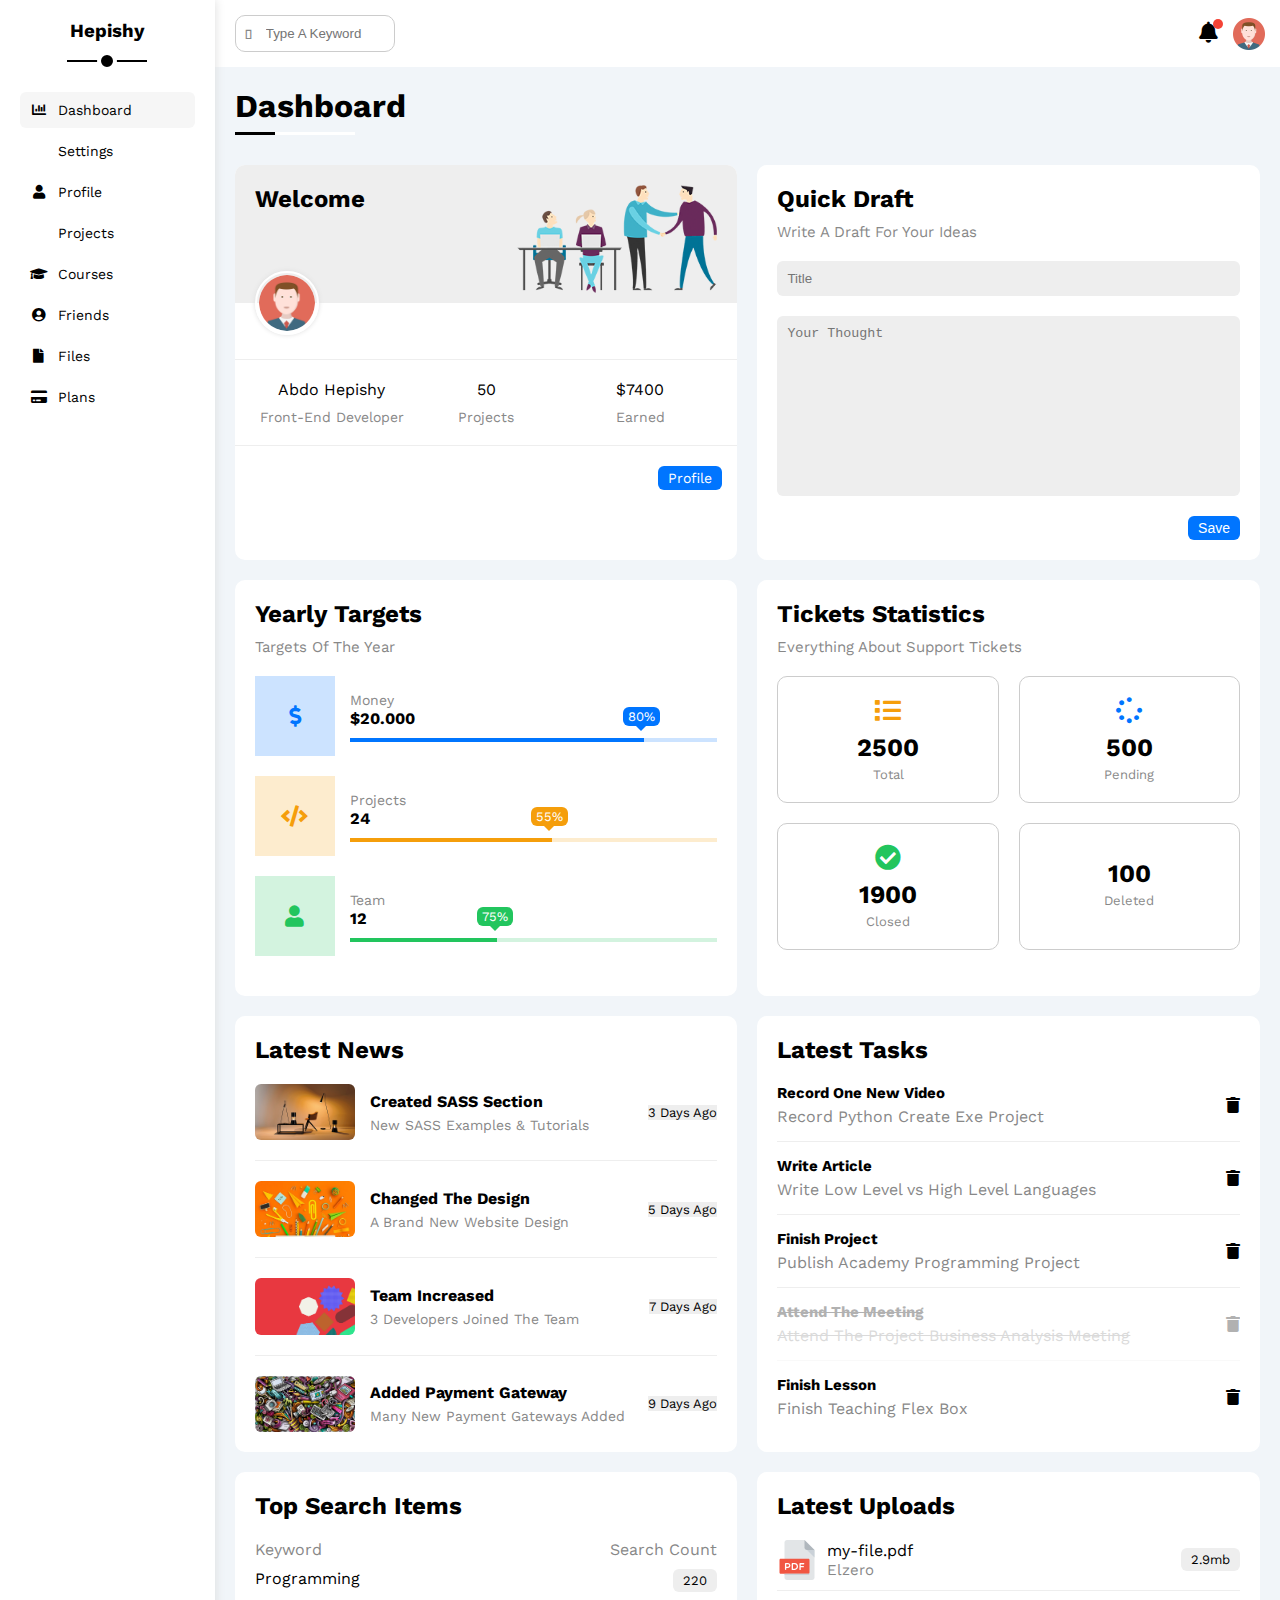
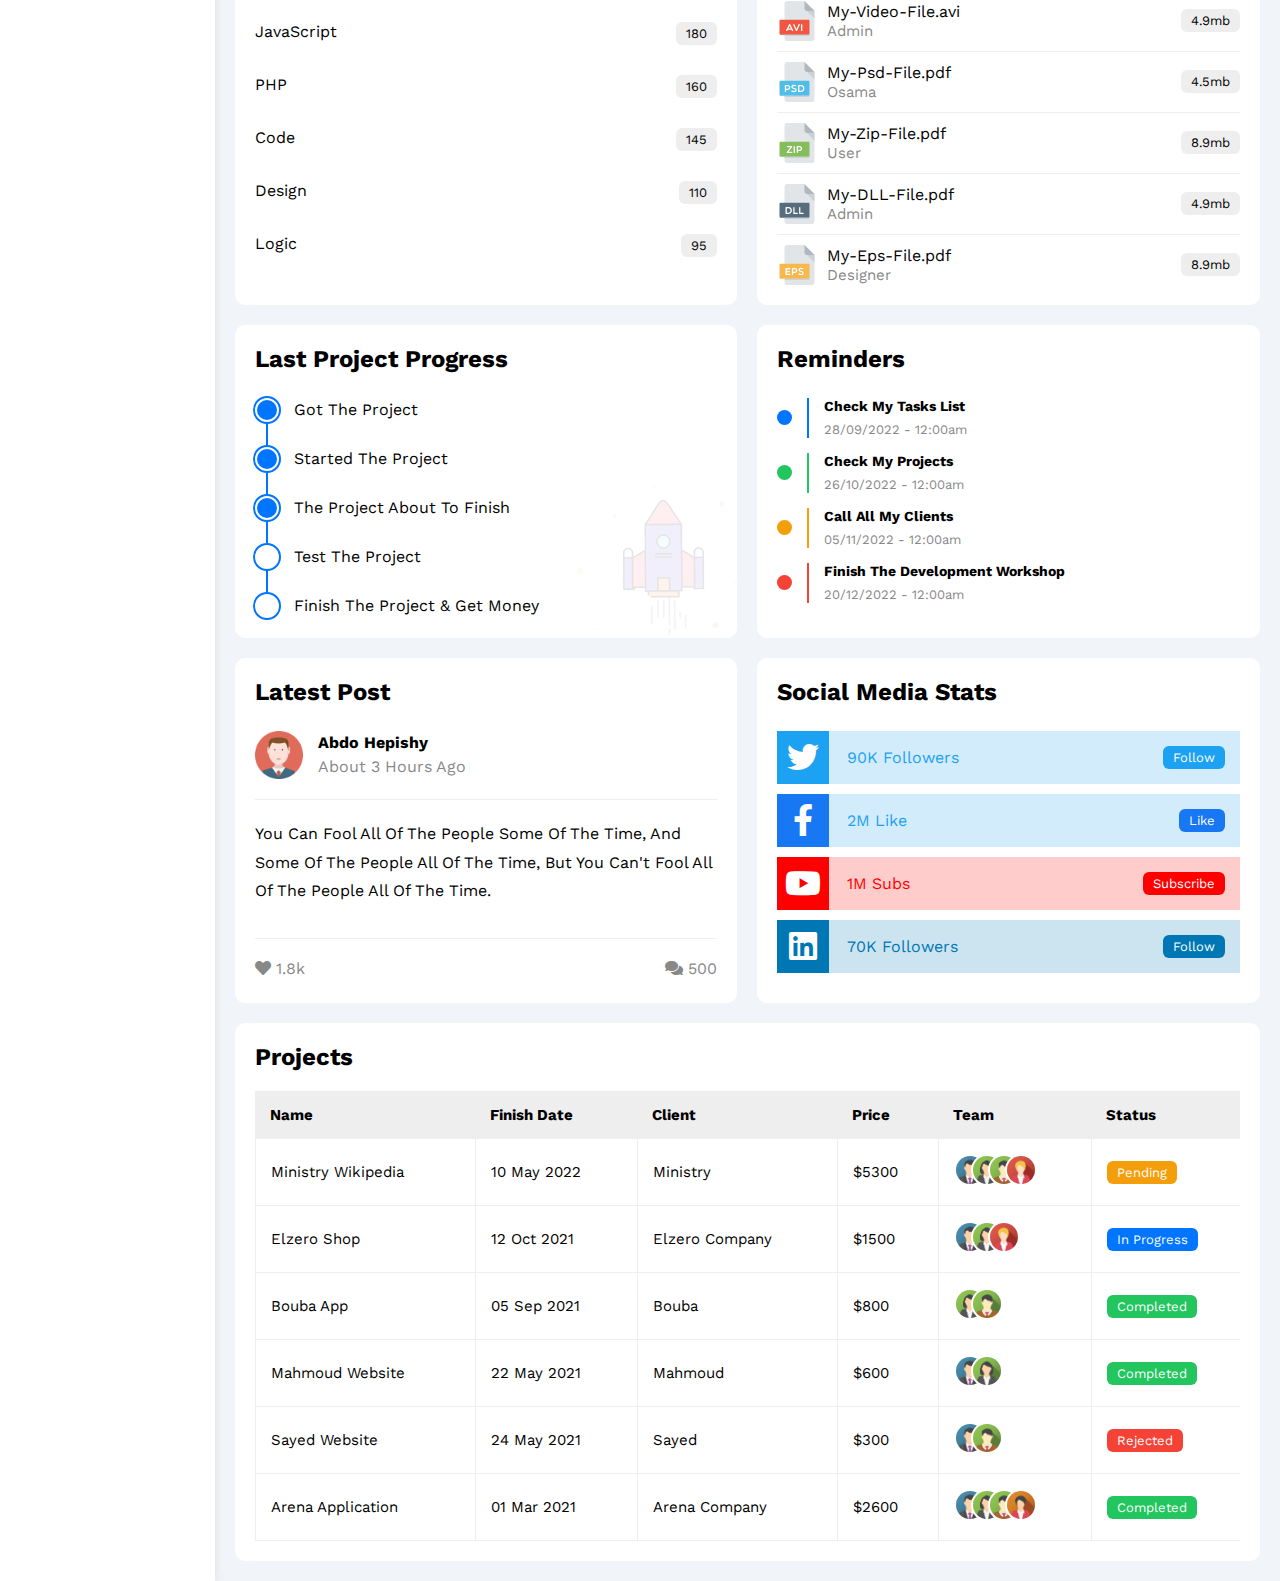
<file: index.html>
<!DOCTYPE html>
<html lang="en">
<head>
	<meta charset="UTF-8" />
	<meta http-equiv="X-UA-Compatible" content="IE=edge" />
	<meta name="viewport" content="width=device-width, initial-scale=1.0" />
	<title>Dashboard</title>
	<link rel="stylesheet" href="css/all.min.css" />
	<link rel="stylesheet" href="css/framework.css" />
	<link rel="stylesheet" href="css/master.css" />
	<link rel="preconnect" href="https://fonts.googleapis.com">
	<link rel="preconnect" href="https://fonts.gstatic.com" crossorigin>
	<link href="https://fonts.googleapis.com/css2?family=Cairo:wght@300;700&family=Open+Sans:wght@300;400;500;600;700;800&family=Work+Sans:wght@200;300;400;500;600;700;800&display=swap" rel="stylesheet">
</head>
<body>
	<div class="page d-flex">
		<div class="sidebar bg-white p-20 p-relative">
			<h3 class="p-relative txt-c mt-0">Hepishy</h3>
			<ul>
				<li>
					<a class="active d-flex align-center fs-14 c-black rad-6 p-10" href="index.html">
						<i class="fas fa-regular fa-chart-bar fa-fw"></i>
						<span>Dashboard</span>
					</a>
				</li>
				<li>
					<a class="d-flex align-center fs-14 c-black rad-6 p-10" href="settings.html">
						<i class="fas fa-regular fa-gear fa-fw"></i>
						<span>Settings</span>
					</a>
				</li>
				<li>
					<a class="d-flex align-center fs-14 c-black rad-6 p-10" href="profile.html">
						<i class="fas fa-regular fa-user fa-fw"></i>
						<span>Profile</span>
					</a>
				</li>
				<li>
					<a class="d-flex align-center fs-14 c-black rad-6 p-10" href="projects.html">
						<i class="fas fa-solid fa-diagram-project fa-fw"></i>
						<span>Projects</span>
					</a>
				</li>
				<li>
					<a class="d-flex align-center fs-14 c-black rad-6 p-10" href="courses.html">
						<i class="fas fa-solid fa-graduation-cap fa-fw"></i>
						<span>Courses</span>
					</a>
				</li>
				<li>
					<a class="d-flex align-center fs-14 c-black rad-6 p-10" href="friends.html">
						<i class="fas fa-solid fa-user-circle fa-fw"></i>
						<span>Friends</span>
					</a>
				</li>
				<li>
					<a class="d-flex align-center fs-14 c-black rad-6 p-10" href="files.html">
						<i class="fas fa-regular fa-file fa-fw"></i>
						<span>Files</span>
					</a>
				</li>
				<li>
					<a class="d-flex align-center fs-14 c-black rad-6 p-10" href="plans.html">
						<i class="fas fa-regular fa-credit-card fa-fw"></i>
						<span>Plans</span>
					</a>
				</li>
			</ul>
		</div>
	<div class="content w-full">
		<!-- Start Head -->
		<div class="head bg-white p-15 between-flex">
				<div class="search p-relative">
					<input class="p-10" type="search" placeholder="Type A Keyword">
				</div>
				<div class="icons d-flex align-center">
					<span class="notification p-relative">
						<i class="fas fa-regular fa-bell fa-lg"></i>
					</span>
					<img src="images/avatar.png" alt="">
				</div>
		</div>
		<!-- End Head -->
		<h1 class="p-relative">Dashboard</h1>
		<div class="wrapper d-grid gap-20">
			<!-- Start Welcome Widget -->
			<div class="welcome bg-white rad-10 txt-c-mobile block-mobile">
					<div class="intro p-20 d-flex space-between bg-eee">
						<div>
							<h2 class="m-0">Welcome</h2>
							<p class="c-grey mt-5"></p>
						</div>
						<img class="hide-mobile" src="images/welcome.png" alt="">
					</div>
					<img src="images/avatar.png" alt="" class="avatar">
					<div class="body txt-c d-flex p-20 mt-20 mb-20 block-mobile">
						<div>Abdo Hepishy <span class="d-block c-grey fs-14 mt-10">Front-End Developer</span></div>
						<div>50 <span class="d-block c-grey fs-14 mt-10">Projects</span></div>
						<div>$7400 <span class="d-block c-grey fs-14 mt-10">Earned</span></div>
					</div>
					<a href="profile.html" class="visit d-block fs-14 bg-blue c-white w-fit btn-shape">Profile</a>
			</div>
			<!-- End Welcome Widget -->
			<!-- Start Quick Draft Widget -->
			<div class="quick-draft p-20 bg-white rad-10">
					<h2 class="mt-0 mb-10">Quick Draft</h2>
					<p class="mt-0 mb-20 c-grey fs-15">Write A Draft For Your Ideas</p>
					<form>
						<input class="d-block mb-20 w-full p-10 b-none bg-eee rad-6" type="text" placeholder="Title">
						<textarea class="d-block mb-20 w-full p-10 b-none bg-eee rad-6" placeholder="Your Thought"></textarea>
						<input class="save d-block fs-14 bg-blue c-white b-none w-fit btn-shape" type="submit" value="Save">
					</form>
			</div>
			<!-- End Quick Draft Widget -->
			<!-- Start Targets -->
			<div class="targets p-20 bg-white rad-10">
					<h2 class="mt-0 mb-10">Yearly Targets</h2>
					<p class="mt-0 mb-20 c-grey fs-15">Targets Of The Year</p>
					<div class="target-row mb-20 center-flex blue">
						<div class="icon center-flex">
							<i class="fas fa-solid fa-dollar-sign fa-lg c-blue"></i>
						</div>
						<div class="details">
							<span class="fs-14 c-grey">Money</span>
							<span class="d-block mt-5 mb-10 fw-bold">$20.000</span>
							<div class="progress p-relative">
								<span class="bg-blue blue" style="width: 80%">
									<span class="bg-blue">80%</span>
								</span>
							</div>
						</div>
					</div>
					<div class="target-row mb-20 center-flex orange">
						<div class="icon center-flex">
							<i class="fas fa-solid fa-code fa-lg c-orange"></i>
						</div>
						<div class="details">
							<span class="fs-14 c-grey">Projects</span>
							<span class="d-block mt-5 mb-10 fw-bold">24</span>
							<div class="progress p-relative">
								<span class="bg-orange orange" style="width: 55%">
									<span class="bg-orange">55%</span>
								</span>
							</div>
						</div>
					</div>
					<div class="target-row mb-20 center-flex green">
						<div class="icon center-flex">
							<i class="fas fa-solid fa-user fa-lg c-green"></i>
						</div>
						<div class="details">
							<span class="fs-14 c-grey">Team</span>
							<span class="d-block mt-5 mb-10 fw-bold">12</span>
							<div class="progress p-relative">
								<span class="bg-green green" style="width: 40%">
									<span class="bg-green">75%</span>
								</span>
							</div>
						</div>
					</div>
			</div>
			<!-- End Targets -->
			<!-- Start Ticket Widget -->
			<div class="tickets p-20 bg-white rad-10">
				<h2 class="mt-0 mb-10">Tickets Statistics</h2>
				<p class="mt-0 mb-20 c-grey fs-15">Everything About Support Tickets</p>
				<div class="d-flex txt-c gap-20 f-wrap">
					<div class="box p-20 rad-10 fs-13 c-grey">
						<i class="fas fa-regular fa-list fa-2x mb-10 c-orange"></i>
						<span class="d-block c-black fw-bold fs-25 mb-5">2500</span>
						Total
					</div>
					<div class="box p-20 rad-10 fs-13 c-grey">
						<i class="fas fa-solid fa-spinner fa-2x mb-10 c-blue"></i>
						<span class="d-block c-black fw-bold fs-25 mb-5">500</span>
						Pending
					</div>
					<div class="box p-20 rad-10 fs-13 c-grey">
						<i class="fas fa-regular fa-check-circle fa-2x mb-10 c-green"></i>
						<span class="d-block c-black fw-bold fs-25 mb-5">1900</span>
						Closed
					</div>
					<div class="box p-20 rad-10 fs-13 c-grey">
						<i class="fas fa-regular fa-rectangle-xmark fa-2x mb-10 c-red"></i>
						<span class="d-block c-black fw-bold fs-25 mb-5">100</span>
						Deleted
					</div>
				</div>
			</div>
			<!-- End Ticket Widget -->
			<!-- Start Latest News -->
			<div class="latest-news p-20 bg-white rad-10 txt-c-mobile">
				<h2 class="mt-0 mb-20">Latest News</h2>
				<div class="news-row d-flex align-center">
					<img src="images/news-01.png" alt="">
					<div class="info">
						<h3>Created SASS Section</h3>
						<p class="m-0 fs-14 c-grey">New SASS Examples & Tutorials</p>
					</div>
					<div class="bnt-shape bg-eee fs-13 label">3 Days Ago</div>
				</div>
				<div class="news-row d-flex align-center">
					<img src="images/news-02.png" alt="">
					<div class="info">
						<h3>Changed The Design</h3>
						<p class="m-0 fs-14 c-grey">A Brand New Website Design</p>
					</div>
					<div class="bnt-shape bg-eee fs-13 label">5 Days Ago</div>
				</div>
				<div class="news-row d-flex align-center">
					<img src="images/news-03.png" alt="">
					<div class="info">
						<h3>Team Increased</h3>
						<p class="m-0 fs-14 c-grey">3 Developers Joined The Team</p>
					</div>
					<div class="bnt-shape bg-eee fs-13 label">7 Days Ago</div>
				</div>
				<div class="news-row d-flex align-center">
					<img src="images/news-04.png" alt="">
					<div class="info">
						<h3>Added Payment Gateway</h3>
						<p class="m-0 fs-14 c-grey">Many New Payment Gateways Added</p>
					</div>
					<div class="bnt-shape bg-eee fs-13 label">9 Days Ago</div>
				</div>
			</div>
			<!-- End Latest News -->
			<!-- Start Tasks -->
			<div class="tasks p-20 bg-white rad-10">
				<h2 class="mt-0 mb-20">Latest Tasks</h2>
				<div class="task-row between-flex">
					<div class="info">
						<h3 class="mt-0 mb-5 fs-15">Record One New Video</h3>
						<p class="m-0 c-grey">Record Python Create Exe Project</p>
					</div>
					<i class="fas fa-regular fa-trash delete"></i>
				</div>
				<div class="task-row between-flex">
					<div class="info">
						<h3 class="mt-0 mb-5 fs-15">Write Article</h3>
						<p class="m-0 c-grey">Write Low Level vs High Level Languages</p>
					</div>
					<i class="fas fa-regular fa-trash delete"></i>
				</div>
				<div class="task-row between-flex">
					<div class="info">
						<h3 class="mt-0 mb-5 fs-15">Finish Project</h3>
						<p class="m-0 c-grey">Publish Academy Programming Project</p>
					</div>
					<i class="fas fa-regular fa-trash delete"></i>
				</div>
				<div class="task-row between-flex done">
					<div class="info">
						<h3 class="mt-0 mb-5 fs-15">Attend The Meeting</h3>
						<p class="m-0 c-grey">Attend The Project Business Analysis Meeting</p>
					</div>
					<i class="fas fa-regular fa-trash delete"></i>
				</div>
				<div class="task-row between-flex">
					<div class="info">
						<h3 class="mt-0 mb-5 fs-15">Finish Lesson</h3>
						<p class="m-0 c-grey">Finish Teaching Flex Box</p>
					</div>
					<i class="fas fa-regular fa-trash delete"></i>
				</div>
			</div>
			<!-- End Tasks -->
			<!-- Start Top Search Word Widget -->
			<div class="search-items p-20 bg-white rad-10">
				<h2 class="mt-0 mb-20">Top Search Items</h2>
				<div class="items-head d-flex space-between c-grey mb-10">
					<div>Keyword</div>
					<div>Search Count</div>
				</div>
				<div class="items d-flex space-between pt-14 pb-15">
					<span>Programming</span>
					<span class="bg-eee fs-13 btn-shape">220</span>
				</div>
				<div class="items d-flex space-between pt-15 pb-15">
					<span>JavaScript</span>
					<span class="bg-eee btn-shape fs-13">180</span>
				</div>
				<div class="items d-flex space-between pt-15 pb-15">
					<span>PHP</span>
					<span class="bg-eee btn-shape fs-13">160</span>
				</div>
				<div class="items d-flex space-between pt-15 pb-15">
					<span>Code</span>
					<span class="bg-eee btn-shape fs-13">145</span>
				</div>
				<div class="items d-flex space-between pt-15 pb-15">
					<span>Design</span>
					<span class="bg-eee btn-shape fs-13">110</span>
				</div>
				<div class="items d-flex space-between pt-15 pb-15">
					<span>Logic</span>
					<span class="bg-eee btn-shape fs-13">95</span>
				</div>
			</div>
			<!-- End Top Search Word Widget -->
			<!-- Start Latest Uploads -->
			<div class="latest-uploads p-20 bg-white rad-10">
				<h2 class="mt-0 mb-20">Latest Uploads</h2>
				<ul class="m-0">
					<li class="between-flex pb-10 mb-10">
						<div class="d-flex align-center">
							<img class="mr-10" src="images/pdf.svg" alt="">
							<div>
								<span class="d-block">my-file.pdf</span>
								<span class="fs-15 c-grey">Elzero</span>
							</div>
						</div>
						<div class="bg-eee btn-shape fs-13">2.9mb</div>
					</li>
					<li class="between-flex pb-10 mb-10">
						<div class="d-flex align-center">
							<img decoding="async" class="mr-10" src="images/avi.svg" alt="" />
							<div>
								<span class="d-block">My-Video-File.avi</span>
								<span class="fs-15 c-grey">Admin</span>
							</div>
						</div>
						<div class="bg-eee btn-shape fs-13">4.9mb</div>
					</li>
					<li class="between-flex pb-10 mb-10">
						<div class="d-flex align-center">
							<img decoding="async" class="mr-10" src="images/psd.svg" alt="" />
							<div>
								<span class="d-block">My-Psd-File.pdf</span>
								<span class="fs-15 c-grey">Osama</span>
							</div>
						</div>
						<div class="bg-eee btn-shape fs-13">4.5mb</div>
					</li>
					<li class="between-flex pb-10 mb-10">
						<div class="d-flex align-center">
							<img decoding="async" class="mr-10" src="images/zip.svg" alt="" />
							<div>
								<span class="d-block">My-Zip-File.pdf</span>
								<span class="fs-15 c-grey">User</span>
							</div>
						</div>
						<div class="bg-eee btn-shape fs-13">8.9mb</div>
					</li>
					<li class="between-flex pb-10 mb-10">
						<div class="d-flex align-center">
							<img decoding="async" class="mr-10" src="images/dll.svg" alt="" />
							<div>
								<span class="d-block">My-DLL-File.pdf</span>
								<span class="fs-15 c-grey">Admin</span>
							</div>
						</div>
						<div class="bg-eee btn-shape fs-13">4.9mb</div>
					</li>
					<li class="between-flex">
						<div class="d-flex align-center">
							<img decoding="async" class="mr-10" src="images/eps.svg" alt="" />
							<div>
								<span class="d-block">My-Eps-File.pdf</span>
								<span class="fs-15 c-grey">Designer</span>
							</div>
						</div>
						<div class="bg-eee btn-shape fs-13">8.9mb</div>
					</li>
				</ul>
			</div>
			<!-- End Latest Uploads -->
			<!-- Start Last Project Progress Widget -->
			<div class="last-project p-20 bg-white rad-10 p-relative">
				<h2 class="mt-0 mb-20">Last Project Progress</h2>
				<ul class="m-0 p-relative">
					<li class="mt-25 d-flex align-center done">Got The Project</li>
					<li class="mt-25 d-flex align-center done">Started The Project</li>
					<li class="mt-25 d-flex align-center done">The Project About To Finish</li>
					<li class="mt-25 d-flex align-center current">Test The Project</li>
					<li class="mt-25 d-flex align-center">Finish The Project & Get Money</li>
				</ul>
				<img class="launch-icon hide-mobile" src="images/project.png" alt="">
			</div>
			<!-- End Last Project Progress Widget -->
			<!-- Start Reminders Widget -->
			<div class="reminders p-20 bg-white rad-10 p-relative">
				<h2 class="mt-0 mb-25">Reminders</h2>
				<ul class="m-0">
					<li class="d-flex align-center mt-15">
						<span class="key bg-blue mr-15 d-block rad-half"></span>
						<div class="pl-15 blue">
							<p class="fs-14 fw-bold mt-0 mb-5">Check My Tasks List</p>
							<span class="fs-13 c-grey">28/09/2022 - 12:00am</span>
						</div>
					</li>
					<li class="d-flex align-center mt-15">
						<span class="key bg-green mr-15 d-block rad-half"></span>
						<div class="pl-15 green">
							<p class="fs-14 fw-bold mt-0 mb-5">Check My Projects</p>
							<span class="fs-13 c-grey">26/10/2022 - 12:00am</span>
						</div>
					</li>
					<li class="d-flex align-center mt-15">
						<span class="key bg-orange mr-15 d-block rad-half"></span>
						<div class="pl-15 orange">
							<p class="fs-14 fw-bold mt-0 mb-5">Call All My Clients</p>
							<span class="fs-13 c-grey">05/11/2022 - 12:00am</span>
						</div>
					</li>
					<li class="d-flex align-center mt-15">
						<span class="key bg-red mr-15 d-block rad-half"></span>
						<div class="pl-15 red">
							<p class="fs-14 fw-bold mt-0 mb-5">Finish The Development Workshop</p>
							<span class="fs-13 c-grey">20/12/2022 - 12:00am</span>
						</div>
					</li>
				</ul>
			</div>
			<!-- End Reminders Widget -->
			<!-- Start Latest Post Widget -->
			<div class="latest-post p-20 bg-white rad-10 p-relative">
				<h2 class="mt-0 mb-25">Latest Post</h2>
				<div class="top d-flex align-center">
					<img class="avatar mr-15" src="images/avatar.png" alt="">
					<div class="info">
						<span class="d-block mb-5 fw-bold">Abdo Hepishy</span>
						<span class="c-grey">About 3 Hours Ago</span>
					</div>
				</div>
				<div class="post-content txt-c-mobile pt-20 pb-20 mt-20 mb-20">
					You can fool all of the people some of the time, and some of the people all of the time, but you can't 
					fool all of the people all of the time.
				</div>
				<div class="post-stats between-flex c-grey">
					<div>
						<i class="fas fa-regular fa-heart"></i>
						<span>1.8k</span>
					</div>
					<div>
						<i class="fas fa-regular fa-comments"></i>
						<span>500</span>
					</div>
				</div>
			</div>
			<!-- End Latest Post Widget -->
			<!-- Start Social Media Stats Widget -->
			<div class="social-media p-20 bg-white rad-10 p-relative">
				<h2 class="mt-0 mb-25">Social Media Stats</h2>
				<div class="box twitter p-15 p-relative mb-10 between-flex">
					<i class="fab fa-brands fa-twitter fa-2x c-white h-full center-flex"></i>
					<span>90K Followers</span>
					<a class="fs-13 c-white btn-shape" href="#">Follow</a>
				</div>
				<div class="box facebook p-15 p-relative mb-10 between-flex">
					<i class="fab fa-brands fa-facebook-f fa-2x c-white h-full center-flex"></i>
					<span>2M Like</span>
					<a class="fs-13 c-white btn-shape" href="#">Like</a>
				</div>
				<div class="box youtube p-15 p-relative mb-10 between-flex">
					<i class="fab fa-brands fa-youtube fa-2x c-white h-full center-flex"></i>
					<span>1M Subs</span>
					<a class="fs-13 c-white btn-shape" href="#">Subscribe</a>
				</div>
				<div class="box linkedin p-15 p-relative mb-10 between-flex">
					<i class="fab fa-brands fa-linkedin fa-2x c-white h-full center-flex"></i>
					<span>70K Followers</span>
					<a class="fs-13 c-white btn-shape" href="#">Follow</a>
				</div>
			</div>
			<!-- End Social Media Stats Widget -->
		</div>
		<!-- Start Projects Table -->
		<div class="projects p-20 bg-white rad-10 m-20">
			<h2 class="mt-0 mb-20">Projects</h2>
			<div class="responsive-table">
				<table class="fs-15 w-full">
					<thead>
						<tr>
							<td>Name</td>
							<td>Finish Date</td>
							<td>Client</td>
							<td>Price</td>
							<td>Team</td>
							<td>Status</td>
						</tr>
					</thead>
					<tbody>
						<tr>
							<td>Ministry Wikipedia</td>
							<td>10 May 2022</td>
							<td>Ministry</td>
							<td>$5300</td>
							<td>
								<img src="images/team-01.png" alt="">
								<img src="images/team-02.png" alt="">
								<img src="images/team-03.png" alt="">
								<img src="images/team-05.png" alt="">
							</td>
							<td>
								<span class="label btn-shape bg-orange c-white">Pending</span>
							</td>
						</tr>
						<tr>
							<td>Elzero Shop</td>
							<td>12 Oct 2021</td>
							<td>Elzero Company</td>
							<td>$1500</td>
							<td>
								<img src="images/team-01.png" alt="">
								<img src="images/team-02.png" alt="">
								<img src="images/team-05.png" alt="">
							</td>
							<td>
								<span class="label btn-shape bg-blue c-white">In Progress</span>
							</td>
						</tr>
						<tr>
							<td>Bouba App</td>
							<td>05 Sep 2021</td>
							<td>Bouba</td>
							<td>$800</td>
							<td>
								<img src="images/team-02.png" alt="">
								<img src="images/team-03.png" alt="">
							</td>
							<td>
								<span class="label btn-shape bg-green c-white">Completed</span>
							</td>
						</tr>
						<tr>
							<td>Mahmoud Website</td>
							<td>22 May 2021</td>
							<td>Mahmoud</td>
							<td>$600</td>
							<td>
								<img src="images/team-01.png" alt="">
								<img src="images/team-02.png" alt="">
							</td>
							<td>
								<span class="label btn-shape bg-green c-white">Completed</span>
							</td>
						</tr>
						<tr>
							<td>Sayed Website</td>
							<td>24 May 2021</td>
							<td>Sayed</td>
							<td>$300</td>
							<td>
								<img src="images/team-01.png" alt="">
								<img src="images/team-03.png" alt="">
							</td>
							<td>
								<span class="label btn-shape  bg-red c-white">Rejected</span>
							</td>
						</tr>
						<tr>
							<td>Arena Application</td>
							<td>01 Mar 2021</td>
							<td>Arena Company</td>
							<td>$2600</td>
							<td>
								<img src="images/team-01.png" alt="">
								<img src="images/team-02.png" alt="">
								<img src="images/team-03.png" alt="">
								<img src="images/team-04.png" alt="">
							</td>
							<td>
								<span class="label btn-shape bg-green c-white">Completed</span>
							</td>
						</tr>
					</tbody>
				</table>
			</div>
		</div>
		<!-- End Projects Table -->
	</div>
</body>
</html>
</file>
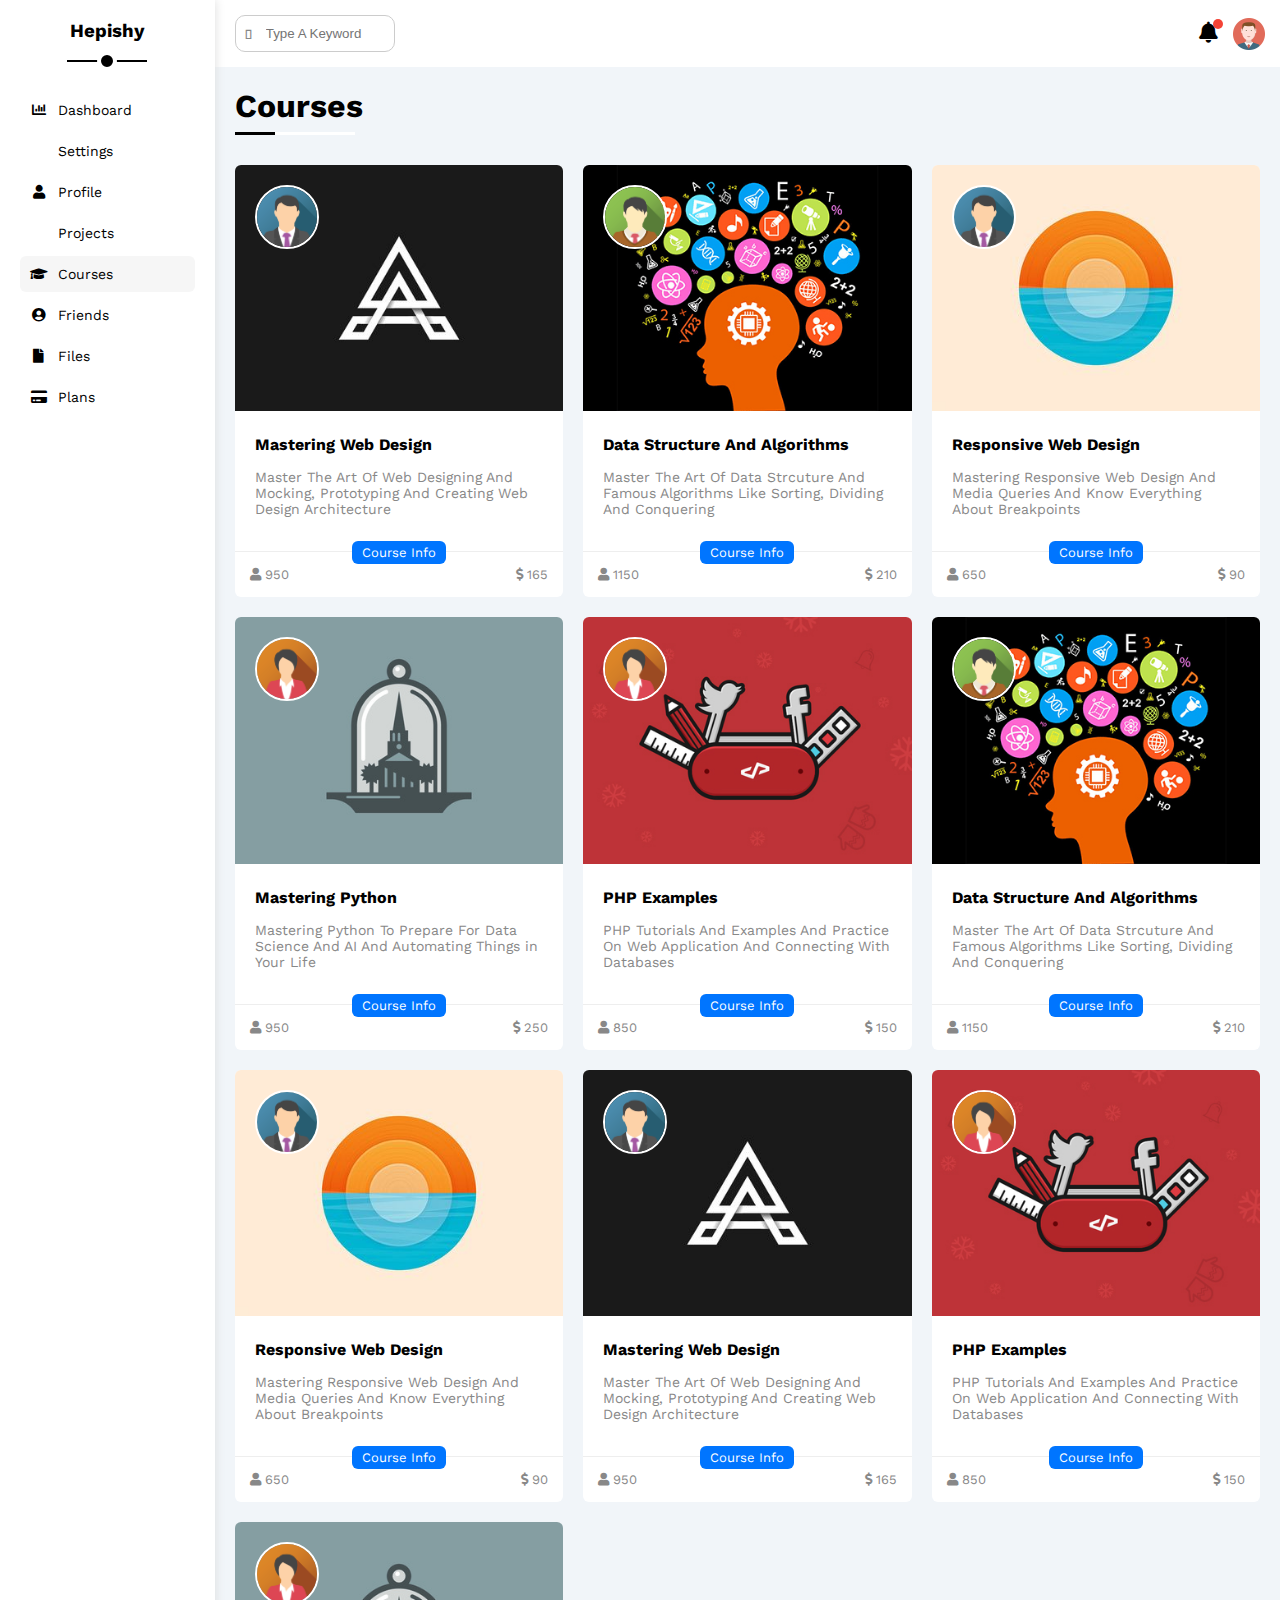
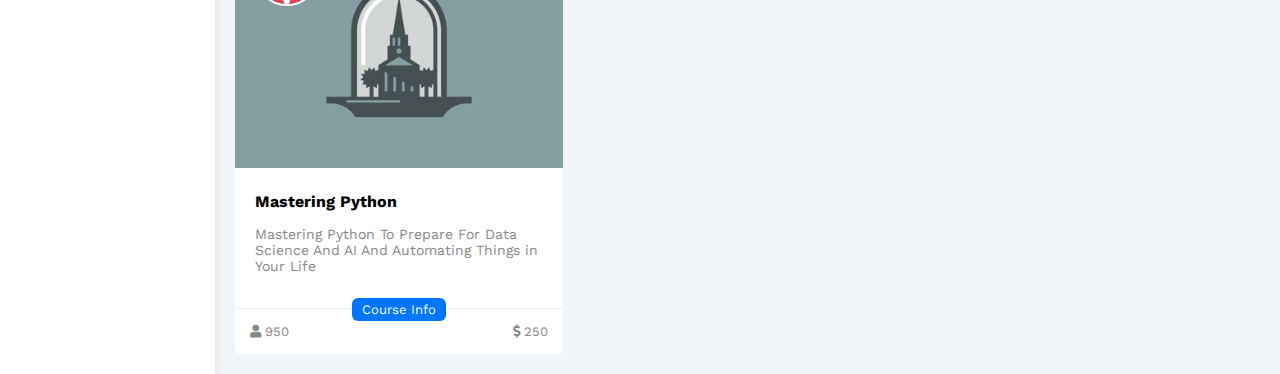
<file: courses.html>
<!DOCTYPE html>
<html lang="en">

<head>
	<meta charset="UTF-8" />
	<meta http-equiv="X-UA-Compatible" content="IE=edge" />
	<meta name="viewport" content="width=device-width, initial-scale=1.0" />
	<title>Courses</title>
	<link rel="stylesheet" href="css/all.min.css" />
	<link rel="stylesheet" href="css/framework.css" />
	<link rel="stylesheet" href="css/master.css" />
	<link rel="preconnect" href="https://fonts.googleapis.com">
	<link rel="preconnect" href="https://fonts.gstatic.com" crossorigin>
	<link
		href="https://fonts.googleapis.com/css2?family=Cairo:wght@300;700&family=Open+Sans:wght@300;400;500;600;700;800&family=Work+Sans:wght@200;300;400;500;600;700;800&display=swap"
		rel="stylesheet">
</head>

<body>
	<div class="page d-flex">
		<div class="sidebar bg-white p-20 p-relative">
			<h3 class="p-relative txt-c mt-0">Hepishy</h3>
			<ul>
				<li>
					<a class="d-flex align-center fs-14 c-black rad-6 p-10" href="index.html">
						<i class="fas fa-regular fa-chart-bar fa-fw"></i>
						<span>Dashboard</span>
					</a>
				</li>
				<li>
					<a class="d-flex align-center fs-14 c-black rad-6 p-10" href="settings.html">
						<i class="fas fa-regular fa-gear fa-fw"></i>
						<span>Settings</span>
					</a>
				</li>
				<li>
					<a class="d-flex align-center fs-14 c-black rad-6 p-10" href="profile.html">
						<i class="fas fa-regular fa-user fa-fw"></i>
						<span>Profile</span>
					</a>
				</li>
				<li>
					<a class="d-flex align-center fs-14 c-black rad-6 p-10" href="projects.html">
						<i class="fas fa-solid fa-diagram-project fa-fw"></i>
						<span>Projects</span>
					</a>
				</li>
				<li>
					<a class="active d-flex align-center fs-14 c-black rad-6 p-10" href="courses.html">
						<i class="fas fa-solid fa-graduation-cap fa-fw"></i>
						<span>Courses</span>
					</a>
				</li>
				<li>
					<a class="d-flex align-center fs-14 c-black rad-6 p-10" href="friends.html">
						<i class="fas fa-solid fa-user-circle fa-fw"></i>
						<span>Friends</span>
					</a>
				</li>
				<li>
					<a class="d-flex align-center fs-14 c-black rad-6 p-10" href="files.html">
						<i class="fas fa-regular fa-file fa-fw"></i>
						<span>Files</span>
					</a>
				</li>
				<li>
					<a class="d-flex align-center fs-14 c-black rad-6 p-10" href="plans.html">
						<i class="fas fa-regular fa-credit-card fa-fw"></i>
						<span>Plans</span>
					</a>
				</li>
			</ul>
		</div>
		<div class="content w-full">
			<!-- Start Head -->
			<div class="head bg-white p-15 between-flex">
				<div class="search p-relative">
					<input class="p-10" type="search" placeholder="Type A Keyword">
				</div>
				<div class="icons d-flex align-center">
					<span class="notification p-relative">
						<i class="fas fa-regular fa-bell fa-lg"></i>
					</span>
					<img src="images/avatar.png" alt="">
				</div>
			</div>
			<!-- End Head -->
			<h1 class="p-relative">Courses</h1>
			<div class="courses-page d-grid m-20 gap-20">
				<div class="course bg-white rad-6 p-relative">
					<img class="cover" src="images/course-01.jpg" alt="">
					<img class="instructor" src="images/team-01.png" alt="">
					<div class="p-20">
						<h4 class="m-0">Mastering Web Design</h4>
						<p class="description c-grey mt-15 fs-14">
							Master The Art Of Web Designing And Mocking, Prototyping And Creating Web Design Architecture
						</p>
					</div>
					<div class="info p-15 p-relative between-flex">
						<span class="title bg-blue c-white btn-shape">Course Info</span>
						<span class="c-grey">
							<i class="fas fa-regular fa-user"></i>
							950
						</span>
						<span class="c-grey">
							<i class="fas fa-solid fa-dollar-sign"></i>
							165
						</span>
					</div>
				</div>
				<div class="course bg-white rad-6 p-relative">
					<img class="cover" src="images/course-02.jpg" alt="">
					<img class="instructor" src="images/team-03.png" alt="">
					<div class="p-20">
						<h4 class="m-0">Data Structure And Algorithms</h4>
						<p class="description c-grey mt-15 fs-14">
							Master The Art Of Data Strcuture And Famous Algorithms Like Sorting, Dividing And Conquering
						</p>
					</div>
					<div class="info p-15 p-relative between-flex">
						<span class="title bg-blue c-white btn-shape">Course Info</span>
						<span class="c-grey">
							<i class="fas fa-regular fa-user"></i>
							1150
						</span>
						<span class="c-grey">
							<i class="fas fa-solid fa-dollar-sign"></i>
							210
						</span>
					</div>
				</div>
				<div class="course bg-white rad-6 p-relative">
					<img class="cover" src="images/course-03.jpg" alt="">
					<img class="instructor" src="images/team-01.png" alt="">
					<div class="p-20">
						<h4 class="m-0">Responsive Web Design</h4>
						<p class="description c-grey mt-15 fs-14">
							Mastering Responsive Web Design And Media Queries And Know Everything About Breakpoints
						</p>
					</div>
					<div class="info p-15 p-relative between-flex">
						<span class="title bg-blue c-white btn-shape">Course Info</span>
						<span class="c-grey">
							<i class="fas fa-regular fa-user"></i>
							650
						</span>
						<span class="c-grey">
							<i class="fas fa-solid fa-dollar-sign"></i>
							90
						</span>
					</div>
				</div>
				<div class="course bg-white rad-6 p-relative">
					<img class="cover" src="images/course-04.jpg" alt="">
					<img class="instructor" src="images/team-04.png" alt="">
					<div class="p-20">
						<h4 class="m-0">Mastering Python</h4>
						<p class="description c-grey mt-15 fs-14">
							Mastering Python To Prepare For Data Science And AI And Automating Things in Your Life
						</p>
					</div>
					<div class="info p-15 p-relative between-flex">
						<span class="title bg-blue c-white btn-shape">Course Info</span>
						<span class="c-grey">
							<i class="fas fa-regular fa-user"></i>
							950
						</span>
						<span class="c-grey">
							<i class="fas fa-solid fa-dollar-sign"></i>
							250
						</span>
					</div>
				</div>
				<div class="course bg-white rad-6 p-relative">
					<img class="cover" src="images/course-05.jpg" alt="">
					<img class="instructor" src="images/team-04.png" alt="">
					<div class="p-20">
						<h4 class="m-0">PHP Examples</h4>
						<p class="description c-grey mt-15 fs-14">
							PHP Tutorials And Examples And Practice On Web Application And Connecting With Databases
						</p>
					</div>
					<div class="info p-15 p-relative between-flex">
						<span class="title bg-blue c-white btn-shape">Course Info</span>
						<span class="c-grey">
							<i class="fas fa-regular fa-user"></i>
							850
						</span>
						<span class="c-grey">
							<i class="fas fa-solid fa-dollar-sign"></i>
							150
						</span>
					</div>
				</div>
				<div class="course bg-white rad-6 p-relative">
					<img class="cover" src="images/course-02.jpg" alt="">
					<img class="instructor" src="images/team-03.png" alt="">
					<div class="p-20">
						<h4 class="m-0">Data Structure And Algorithms</h4>
						<p class="description c-grey mt-15 fs-14">
							Master The Art Of Data Strcuture And Famous Algorithms Like Sorting, Dividing And Conquering
						</p>
					</div>
					<div class="info p-15 p-relative between-flex">
						<span class="title bg-blue c-white btn-shape">Course Info</span>
						<span class="c-grey">
							<i class="fas fa-regular fa-user"></i>
							1150
						</span>
						<span class="c-grey">
							<i class="fas fa-solid fa-dollar-sign"></i>
							210
						</span>
					</div>
				</div>
				<div class="course bg-white rad-6 p-relative">
					<img class="cover" src="images/course-03.jpg" alt="">
					<img class="instructor" src="images/team-01.png" alt="">
					<div class="p-20">
						<h4 class="m-0">Responsive Web Design</h4>
						<p class="description c-grey mt-15 fs-14">
							Mastering Responsive Web Design And Media Queries And Know Everything About Breakpoints
						</p>
					</div>
					<div class="info p-15 p-relative between-flex">
						<span class="title bg-blue c-white btn-shape">Course Info</span>
						<span class="c-grey">
							<i class="fas fa-regular fa-user"></i>
							650
						</span>
						<span class="c-grey">
							<i class="fas fa-solid fa-dollar-sign"></i>
							90
						</span>
					</div>
				</div>
				<div class="course bg-white rad-6 p-relative">
					<img class="cover" src="images/course-01.jpg" alt="">
					<img class="instructor" src="images/team-01.png" alt="">
					<div class="p-20">
						<h4 class="m-0">Mastering Web Design</h4>
						<p class="description c-grey mt-15 fs-14">
							Master The Art Of Web Designing And Mocking, Prototyping And Creating Web Design Architecture
						</p>
					</div>
					<div class="info p-15 p-relative between-flex">
						<span class="title bg-blue c-white btn-shape">Course Info</span>
						<span class="c-grey">
							<i class="fas fa-regular fa-user"></i>
							950
						</span>
						<span class="c-grey">
							<i class="fas fa-solid fa-dollar-sign"></i>
							165
						</span>
					</div>
				</div>
				<div class="course bg-white rad-6 p-relative">
					<img class="cover" src="images/course-05.jpg" alt="">
					<img class="instructor" src="images/team-04.png" alt="">
					<div class="p-20">
						<h4 class="m-0">PHP Examples</h4>
						<p class="description c-grey mt-15 fs-14">
							PHP Tutorials And Examples And Practice On Web Application And Connecting With Databases
						</p>
					</div>
					<div class="info p-15 p-relative between-flex">
						<span class="title bg-blue c-white btn-shape">Course Info</span>
						<span class="c-grey">
							<i class="fas fa-regular fa-user"></i>
							850
						</span>
						<span class="c-grey">
							<i class="fas fa-solid fa-dollar-sign"></i>
							150
						</span>
					</div>
				</div>
				<div class="course bg-white rad-6 p-relative">
					<img class="cover" src="images/course-04.jpg" alt="">
					<img class="instructor" src="images/team-04.png" alt="">
					<div class="p-20">
						<h4 class="m-0">Mastering Python</h4>
						<p class="description c-grey mt-15 fs-14">
							Mastering Python To Prepare For Data Science And AI And Automating Things in Your Life
						</p>
					</div>
					<div class="info p-15 p-relative between-flex">
						<span class="title bg-blue c-white btn-shape">Course Info</span>
						<span class="c-grey">
							<i class="fas fa-regular fa-user"></i>
							950
						</span>
						<span class="c-grey">
							<i class="fas fa-solid fa-dollar-sign"></i>
							250
						</span>
					</div>
				</div>
			</div>
		</div>
</body>

</html>
</file>
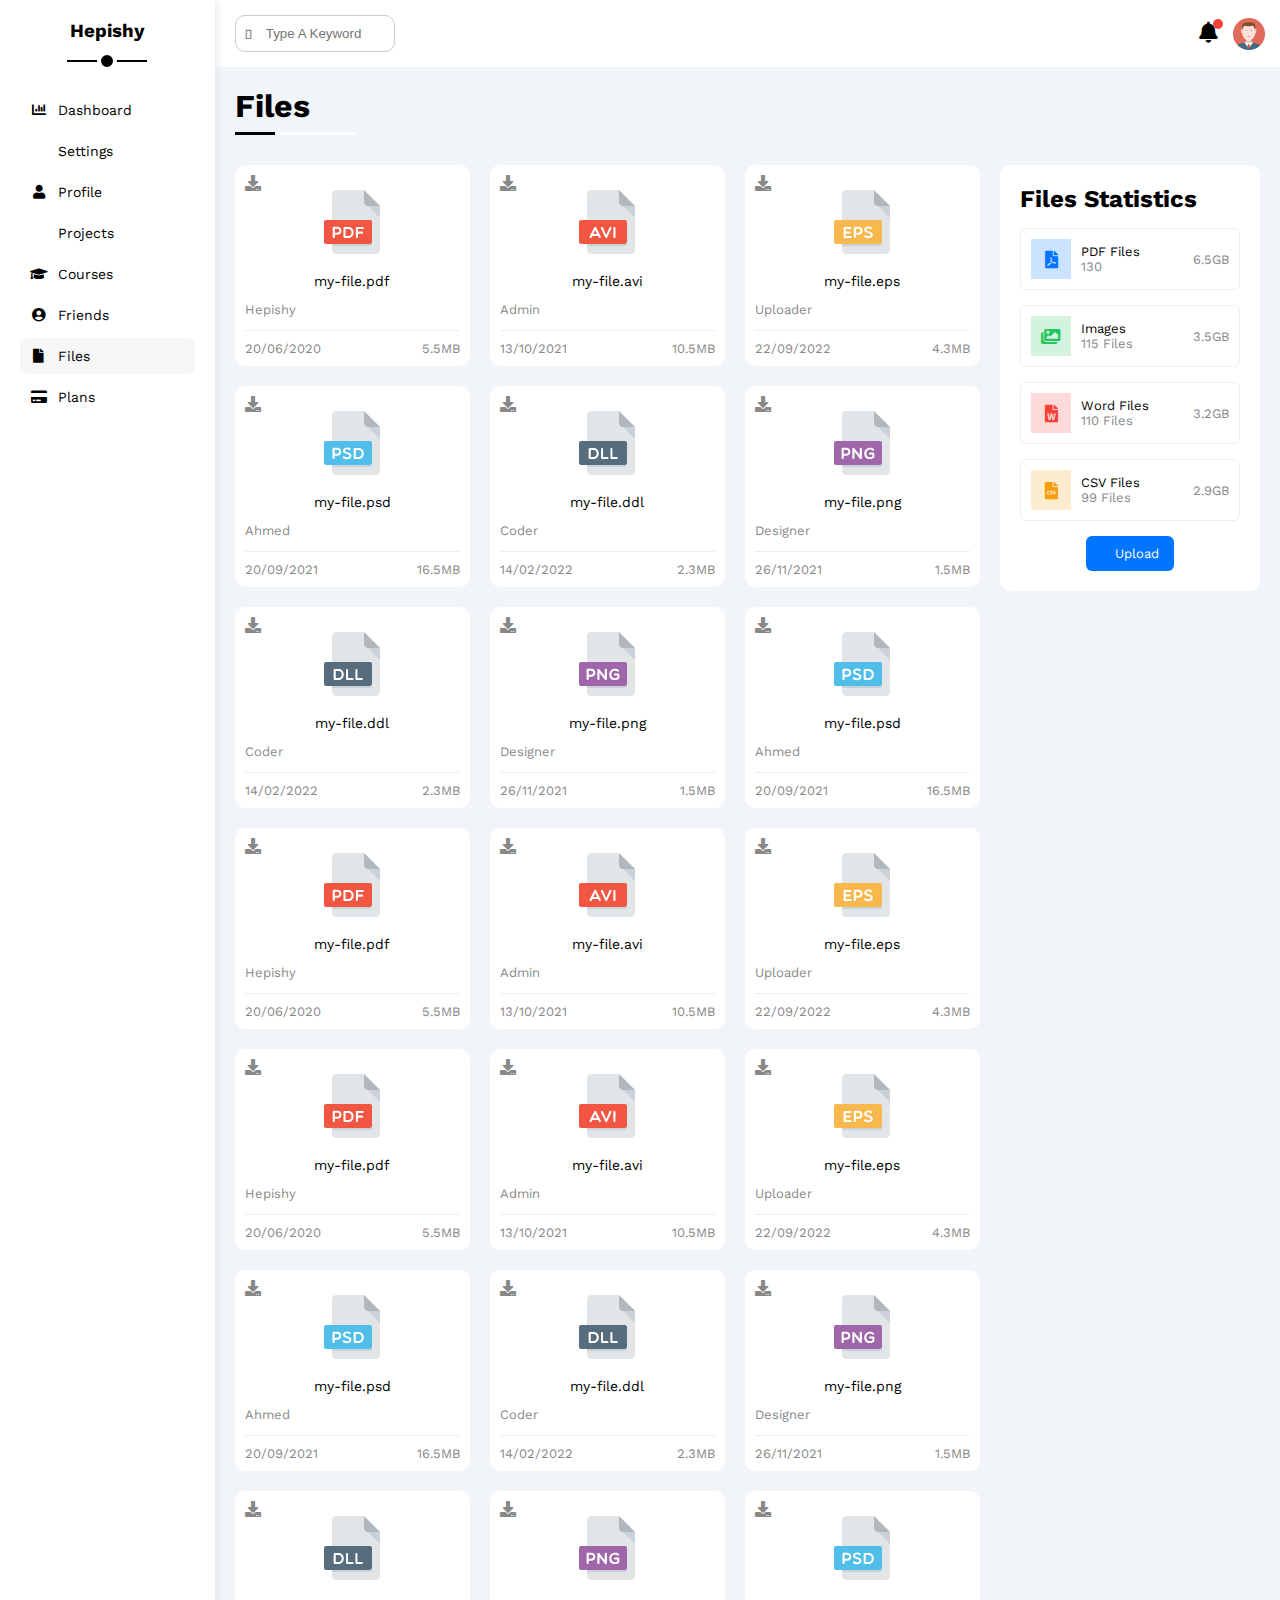
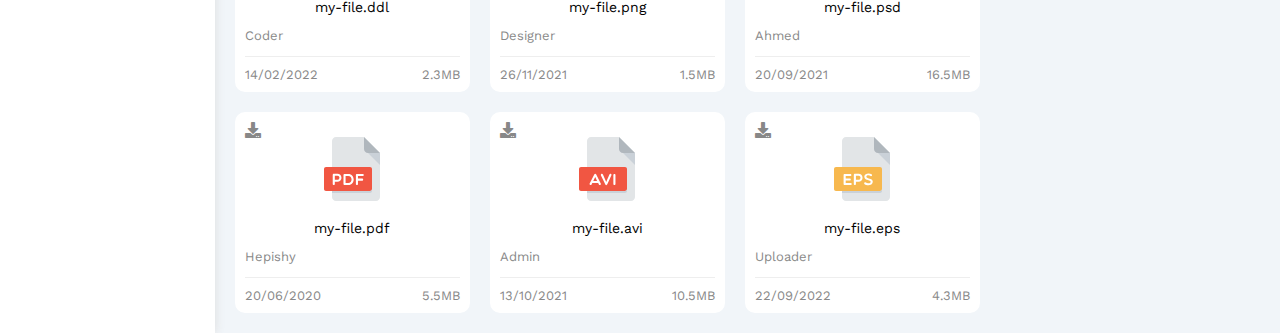
<file: files.html>
<!DOCTYPE html>
<html lang="en">

<head>
	<meta charset="UTF-8" />
	<meta http-equiv="X-UA-Compatible" content="IE=edge" />
	<meta name="viewport" content="width=device-width, initial-scale=1.0" />
	<title>Files</title>
	<link rel="stylesheet" href="css/all.min.css" />
	<link rel="stylesheet" href="css/framework.css" />
	<link rel="stylesheet" href="css/master.css" />
	<link rel="preconnect" href="https://fonts.googleapis.com">
	<link rel="preconnect" href="https://fonts.gstatic.com" crossorigin>
	<link
		href="https://fonts.googleapis.com/css2?family=Cairo:wght@300;700&family=Open+Sans:wght@300;400;500;600;700;800&family=Work+Sans:wght@200;300;400;500;600;700;800&display=swap"
		rel="stylesheet">
</head>

<body>
	<div class="page d-flex">
		<div class="sidebar bg-white p-20 p-relative">
			<h3 class="p-relative txt-c mt-0">Hepishy</h3>
			<ul>
				<li>
					<a class="d-flex align-center fs-14 c-black rad-6 p-10" href="index.html">
						<i class="fas fa-regular fa-chart-bar fa-fw"></i>
						<span>Dashboard</span>
					</a>
				</li>
				<li>
					<a class="d-flex align-center fs-14 c-black rad-6 p-10" href="settings.html">
						<i class="fas fa-regular fa-gear fa-fw"></i>
						<span>Settings</span>
					</a>
				</li>
				<li>
					<a class="d-flex align-center fs-14 c-black rad-6 p-10" href="profile.html">
						<i class="fas fa-regular fa-user fa-fw"></i>
						<span>Profile</span>
					</a>
				</li>
				<li>
					<a class="d-flex align-center fs-14 c-black rad-6 p-10" href="projects.html">
						<i class="fas fa-solid fa-diagram-project fa-fw"></i>
						<span>Projects</span>
					</a>
				</li>
				<li>
					<a class="d-flex align-center fs-14 c-black rad-6 p-10" href="courses.html">
						<i class="fas fa-solid fa-graduation-cap fa-fw"></i>
						<span>Courses</span>
					</a>
				</li>
				<li>
					<a class="d-flex align-center fs-14 c-black rad-6 p-10" href="friends.html">
						<i class="fas fa-solid fa-user-circle fa-fw"></i>
						<span>Friends</span>
					</a>
				</li>
				<li>
					<a class="active d-flex align-center fs-14 c-black rad-6 p-10" href="files.html">
						<i class="fas fa-regular fa-file fa-fw"></i>
						<span>Files</span>
					</a>
				</li>
				<li>
					<a class="d-flex align-center fs-14 c-black rad-6 p-10" href="plans.html">
						<i class="fas fa-regular fa-credit-card fa-fw"></i>
						<span>Plans</span>
					</a>
				</li>
			</ul>
		</div>
		<div class="content w-full">
			<!-- Start Head -->
			<div class="head bg-white p-15 between-flex">
				<div class="search p-relative">
					<input class="p-10" type="search" placeholder="Type A Keyword">
				</div>
				<div class="icons d-flex align-center">
					<span class="notification p-relative">
						<i class="fas fa-regular fa-bell fa-lg"></i>
					</span>
					<img src="images/avatar.png" alt="">
				</div>
			</div>
			<!-- End Head -->
			<h1 class="p-relative">Files</h1>
			<div class="files-page d-flex m-20 gap-20">
				<div class="files-stats p-20 bg-white rad-10">
					<h2 class="mt-0 mb-15 txt-c-mobile">Files Statistics</h2>
					<div class="d-flex align-center border-eee p-10 rad-6 mb-15 fs-13">
						<i class="fas fa-regular fa-file-pdf fa-lg blue center-flex c-blue icon"></i>
						<div class="info">
							<span>PDF Files</span>
							<span class="c-grey d-block mt-5">130</span>
						</div>
						<div class="size c-grey">6.5GB</div>
					</div>
					<div class="d-flex align-center border-eee p-10 rad-6 mb-15 fs-13">
						<i class="fas fa-regular fa-images fa-lg green center-flex c-green icon"></i>
						<div class="info">
							<span>Images</span>
							<span class="c-grey d-block mt-5">115 Files</span>
						</div>
						<div class="size c-grey">3.5GB</div>
					</div>
					<div class="d-flex align-center border-eee p-10 rad-6 mb-15 fs-13">
						<i class="fas fa-regular fa-file-word fa-lg red center-flex c-red icon"></i>
						<div class="info">
							<span>Word Files</span>
							<span class="c-grey d-block mt-5">110 Files</span>
						</div>
						<div class="size c-grey">3.2GB</div>
					</div>
					<div class="d-flex align-center border-eee p-10 rad-6 mb-15 fs-13">
						<i class="fas fa-solid fa-file-csv fa-lg orange center-flex c-orange icon"></i>
						<div class="info">
							<span>CSV Files</span>
							<span class="c-grey d-block mt-5">99 Files</span>
						</div>
						<div class="size c-grey">2.9GB</div>
					</div>
					<a class="upload bg-blue c-white fs-13 rad-6 d-block w-fit" href="#">
						<i class="fas fa-solid fa-angles-up mr-10"></i>
						Upload
					</a>
				</div>
				<div class="files-content d-grid gap-20">
					<div class="file bg-white p-10 rad-10">
						<i class="fas fa-regular fa-download c-grey p-absolute"></i>
						<div class="icon txt-c">
							<img class="mt-15 mb-15" src="images/pdf.svg" alt="">
						</div>
						<div class="txt-c mb-10 fs-14">my-file.pdf</div>
						<p class="c-grey fs-13">Hepishy</p>
						<div class="info between-flex mt-10 pt-10 fs-13 c-grey">
							<span>20/06/2020</span>
							<span>5.5MB</span>
						</div>
					</div>
					<div class="file bg-white p-10 rad-10">
						<i class="fas fa-regular fa-download c-grey p-absolute"></i>
						<div class="icon txt-c">
							<img class="mt-15 mb-15" src="images/avi.svg" alt="">
						</div>
						<div class="txt-c mb-10 fs-14">my-file.avi</div>
						<p class="c-grey fs-13">Admin</p>
						<div class="info between-flex mt-10 pt-10 fs-13 c-grey">
							<span>13/10/2021</span>
							<span>10.5MB</span>
						</div>
					</div>
					<div class="file bg-white p-10 rad-10">
						<i class="fas fa-regular fa-download c-grey p-absolute"></i>
						<div class="icon txt-c">
							<img class="mt-15 mb-15" src="images/eps.svg" alt="">
						</div>
						<div class="txt-c mb-10 fs-14">my-file.eps</div>
						<p class="c-grey fs-13">Uploader</p>
						<div class="info between-flex mt-10 pt-10 fs-13 c-grey">
							<span>22/09/2022</span>
							<span>4.3MB</span>
						</div>
					</div>
					<div class="file bg-white p-10 rad-10">
						<i class="fas fa-regular fa-download c-grey p-absolute"></i>
						<div class="icon txt-c">
							<img class="mt-15 mb-15" src="images/psd.svg" alt="">
						</div>
						<div class="txt-c mb-10 fs-14">my-file.psd</div>
						<p class="c-grey fs-13">Ahmed</p>
						<div class="info between-flex mt-10 pt-10 fs-13 c-grey">
							<span>20/09/2021</span>
							<span>16.5MB</span>
						</div>
					</div>
					<div class="file bg-white p-10 rad-10">
						<i class="fas fa-regular fa-download c-grey p-absolute"></i>
						<div class="icon txt-c">
							<img class="mt-15 mb-15" src="images/dll.svg" alt="">
						</div>
						<div class="txt-c mb-10 fs-14">my-file.ddl</div>
						<p class="c-grey fs-13">Coder</p>
						<div class="info between-flex mt-10 pt-10 fs-13 c-grey">
							<span>14/02/2022</span>
							<span>2.3MB</span>
						</div>
					</div>
					<div class="file bg-white p-10 rad-10">
						<i class="fas fa-regular fa-download c-grey p-absolute"></i>
						<div class="icon txt-c">
							<img class="mt-15 mb-15" src="images/png.svg" alt="">
						</div>
						<div class="txt-c mb-10 fs-14">my-file.png</div>
						<p class="c-grey fs-13">Designer</p>
						<div class="info between-flex mt-10 pt-10 fs-13 c-grey">
							<span>26/11/2021</span>
							<span>1.5MB</span>
						</div>
					</div>
					<div class="file bg-white p-10 rad-10">
						<i class="fas fa-regular fa-download c-grey p-absolute"></i>
						<div class="icon txt-c">
							<img class="mt-15 mb-15" src="images/dll.svg" alt="">
						</div>
						<div class="txt-c mb-10 fs-14">my-file.ddl</div>
						<p class="c-grey fs-13">Coder</p>
						<div class="info between-flex mt-10 pt-10 fs-13 c-grey">
							<span>14/02/2022</span>
							<span>2.3MB</span>
						</div>
					</div>
					<div class="file bg-white p-10 rad-10">
						<i class="fas fa-regular fa-download c-grey p-absolute"></i>
						<div class="icon txt-c">
							<img class="mt-15 mb-15" src="images/png.svg" alt="">
						</div>
						<div class="txt-c mb-10 fs-14">my-file.png</div>
						<p class="c-grey fs-13">Designer</p>
						<div class="info between-flex mt-10 pt-10 fs-13 c-grey">
							<span>26/11/2021</span>
							<span>1.5MB</span>
						</div>
					</div>
					<div class="file bg-white p-10 rad-10">
						<i class="fas fa-regular fa-download c-grey p-absolute"></i>
						<div class="icon txt-c">
							<img class="mt-15 mb-15" src="images/psd.svg" alt="">
						</div>
						<div class="txt-c mb-10 fs-14">my-file.psd</div>
						<p class="c-grey fs-13">Ahmed</p>
						<div class="info between-flex mt-10 pt-10 fs-13 c-grey">
							<span>20/09/2021</span>
							<span>16.5MB</span>
						</div>
					</div>
					<div class="file bg-white p-10 rad-10">
						<i class="fas fa-regular fa-download c-grey p-absolute"></i>
						<div class="icon txt-c">
							<img class="mt-15 mb-15" src="images/pdf.svg" alt="">
						</div>
						<div class="txt-c mb-10 fs-14">my-file.pdf</div>
						<p class="c-grey fs-13">Hepishy</p>
						<div class="info between-flex mt-10 pt-10 fs-13 c-grey">
							<span>20/06/2020</span>
							<span>5.5MB</span>
						</div>
					</div>
					<div class="file bg-white p-10 rad-10">
						<i class="fas fa-regular fa-download c-grey p-absolute"></i>
						<div class="icon txt-c">
							<img class="mt-15 mb-15" src="images/avi.svg" alt="">
						</div>
						<div class="txt-c mb-10 fs-14">my-file.avi</div>
						<p class="c-grey fs-13">Admin</p>
						<div class="info between-flex mt-10 pt-10 fs-13 c-grey">
							<span>13/10/2021</span>
							<span>10.5MB</span>
						</div>
					</div>
					<div class="file bg-white p-10 rad-10">
						<i class="fas fa-regular fa-download c-grey p-absolute"></i>
						<div class="icon txt-c">
							<img class="mt-15 mb-15" src="images/eps.svg" alt="">
						</div>
						<div class="txt-c mb-10 fs-14">my-file.eps</div>
						<p class="c-grey fs-13">Uploader</p>
						<div class="info between-flex mt-10 pt-10 fs-13 c-grey">
							<span>22/09/2022</span>
							<span>4.3MB</span>
						</div>
					</div>
					<div class="file bg-white p-10 rad-10">
						<i class="fas fa-regular fa-download c-grey p-absolute"></i>
						<div class="icon txt-c">
							<img class="mt-15 mb-15" src="images/pdf.svg" alt="">
						</div>
						<div class="txt-c mb-10 fs-14">my-file.pdf</div>
						<p class="c-grey fs-13">Hepishy</p>
						<div class="info between-flex mt-10 pt-10 fs-13 c-grey">
							<span>20/06/2020</span>
							<span>5.5MB</span>
						</div>
					</div>
					<div class="file bg-white p-10 rad-10">
						<i class="fas fa-regular fa-download c-grey p-absolute"></i>
						<div class="icon txt-c">
							<img class="mt-15 mb-15" src="images/avi.svg" alt="">
						</div>
						<div class="txt-c mb-10 fs-14">my-file.avi</div>
						<p class="c-grey fs-13">Admin</p>
						<div class="info between-flex mt-10 pt-10 fs-13 c-grey">
							<span>13/10/2021</span>
							<span>10.5MB</span>
						</div>
					</div>
					<div class="file bg-white p-10 rad-10">
						<i class="fas fa-regular fa-download c-grey p-absolute"></i>
						<div class="icon txt-c">
							<img class="mt-15 mb-15" src="images/eps.svg" alt="">
						</div>
						<div class="txt-c mb-10 fs-14">my-file.eps</div>
						<p class="c-grey fs-13">Uploader</p>
						<div class="info between-flex mt-10 pt-10 fs-13 c-grey">
							<span>22/09/2022</span>
							<span>4.3MB</span>
						</div>
					</div>
					<div class="file bg-white p-10 rad-10">
						<i class="fas fa-regular fa-download c-grey p-absolute"></i>
						<div class="icon txt-c">
							<img class="mt-15 mb-15" src="images/psd.svg" alt="">
						</div>
						<div class="txt-c mb-10 fs-14">my-file.psd</div>
						<p class="c-grey fs-13">Ahmed</p>
						<div class="info between-flex mt-10 pt-10 fs-13 c-grey">
							<span>20/09/2021</span>
							<span>16.5MB</span>
						</div>
					</div>
					<div class="file bg-white p-10 rad-10">
						<i class="fas fa-regular fa-download c-grey p-absolute"></i>
						<div class="icon txt-c">
							<img class="mt-15 mb-15" src="images/dll.svg" alt="">
						</div>
						<div class="txt-c mb-10 fs-14">my-file.ddl</div>
						<p class="c-grey fs-13">Coder</p>
						<div class="info between-flex mt-10 pt-10 fs-13 c-grey">
							<span>14/02/2022</span>
							<span>2.3MB</span>
						</div>
					</div>
					<div class="file bg-white p-10 rad-10">
						<i class="fas fa-regular fa-download c-grey p-absolute"></i>
						<div class="icon txt-c">
							<img class="mt-15 mb-15" src="images/png.svg" alt="">
						</div>
						<div class="txt-c mb-10 fs-14">my-file.png</div>
						<p class="c-grey fs-13">Designer</p>
						<div class="info between-flex mt-10 pt-10 fs-13 c-grey">
							<span>26/11/2021</span>
							<span>1.5MB</span>
						</div>
					</div>
					<div class="file bg-white p-10 rad-10">
						<i class="fas fa-regular fa-download c-grey p-absolute"></i>
						<div class="icon txt-c">
							<img class="mt-15 mb-15" src="images/dll.svg" alt="">
						</div>
						<div class="txt-c mb-10 fs-14">my-file.ddl</div>
						<p class="c-grey fs-13">Coder</p>
						<div class="info between-flex mt-10 pt-10 fs-13 c-grey">
							<span>14/02/2022</span>
							<span>2.3MB</span>
						</div>
					</div>
					<div class="file bg-white p-10 rad-10">
						<i class="fas fa-regular fa-download c-grey p-absolute"></i>
						<div class="icon txt-c">
							<img class="mt-15 mb-15" src="images/png.svg" alt="">
						</div>
						<div class="txt-c mb-10 fs-14">my-file.png</div>
						<p class="c-grey fs-13">Designer</p>
						<div class="info between-flex mt-10 pt-10 fs-13 c-grey">
							<span>26/11/2021</span>
							<span>1.5MB</span>
						</div>
					</div>
					<div class="file bg-white p-10 rad-10">
						<i class="fas fa-regular fa-download c-grey p-absolute"></i>
						<div class="icon txt-c">
							<img class="mt-15 mb-15" src="images/psd.svg" alt="">
						</div>
						<div class="txt-c mb-10 fs-14">my-file.psd</div>
						<p class="c-grey fs-13">Ahmed</p>
						<div class="info between-flex mt-10 pt-10 fs-13 c-grey">
							<span>20/09/2021</span>
							<span>16.5MB</span>
						</div>
					</div>
					<div class="file bg-white p-10 rad-10">
						<i class="fas fa-regular fa-download c-grey p-absolute"></i>
						<div class="icon txt-c">
							<img class="mt-15 mb-15" src="images/pdf.svg" alt="">
						</div>
						<div class="txt-c mb-10 fs-14">my-file.pdf</div>
						<p class="c-grey fs-13">Hepishy</p>
						<div class="info between-flex mt-10 pt-10 fs-13 c-grey">
							<span>20/06/2020</span>
							<span>5.5MB</span>
						</div>
					</div>
					<div class="file bg-white p-10 rad-10">
						<i class="fas fa-regular fa-download c-grey p-absolute"></i>
						<div class="icon txt-c">
							<img class="mt-15 mb-15" src="images/avi.svg" alt="">
						</div>
						<div class="txt-c mb-10 fs-14">my-file.avi</div>
						<p class="c-grey fs-13">Admin</p>
						<div class="info between-flex mt-10 pt-10 fs-13 c-grey">
							<span>13/10/2021</span>
							<span>10.5MB</span>
						</div>
					</div>
					<div class="file bg-white p-10 rad-10">
						<i class="fas fa-regular fa-download c-grey p-absolute"></i>
						<div class="icon txt-c">
							<img class="mt-15 mb-15" src="images/eps.svg" alt="">
						</div>
						<div class="txt-c mb-10 fs-14">my-file.eps</div>
						<p class="c-grey fs-13">Uploader</p>
						<div class="info between-flex mt-10 pt-10 fs-13 c-grey">
							<span>22/09/2022</span>
							<span>4.3MB</span>
						</div>
					</div>
				</div>
			</div>
		</div>
</body>

</html>
</file>
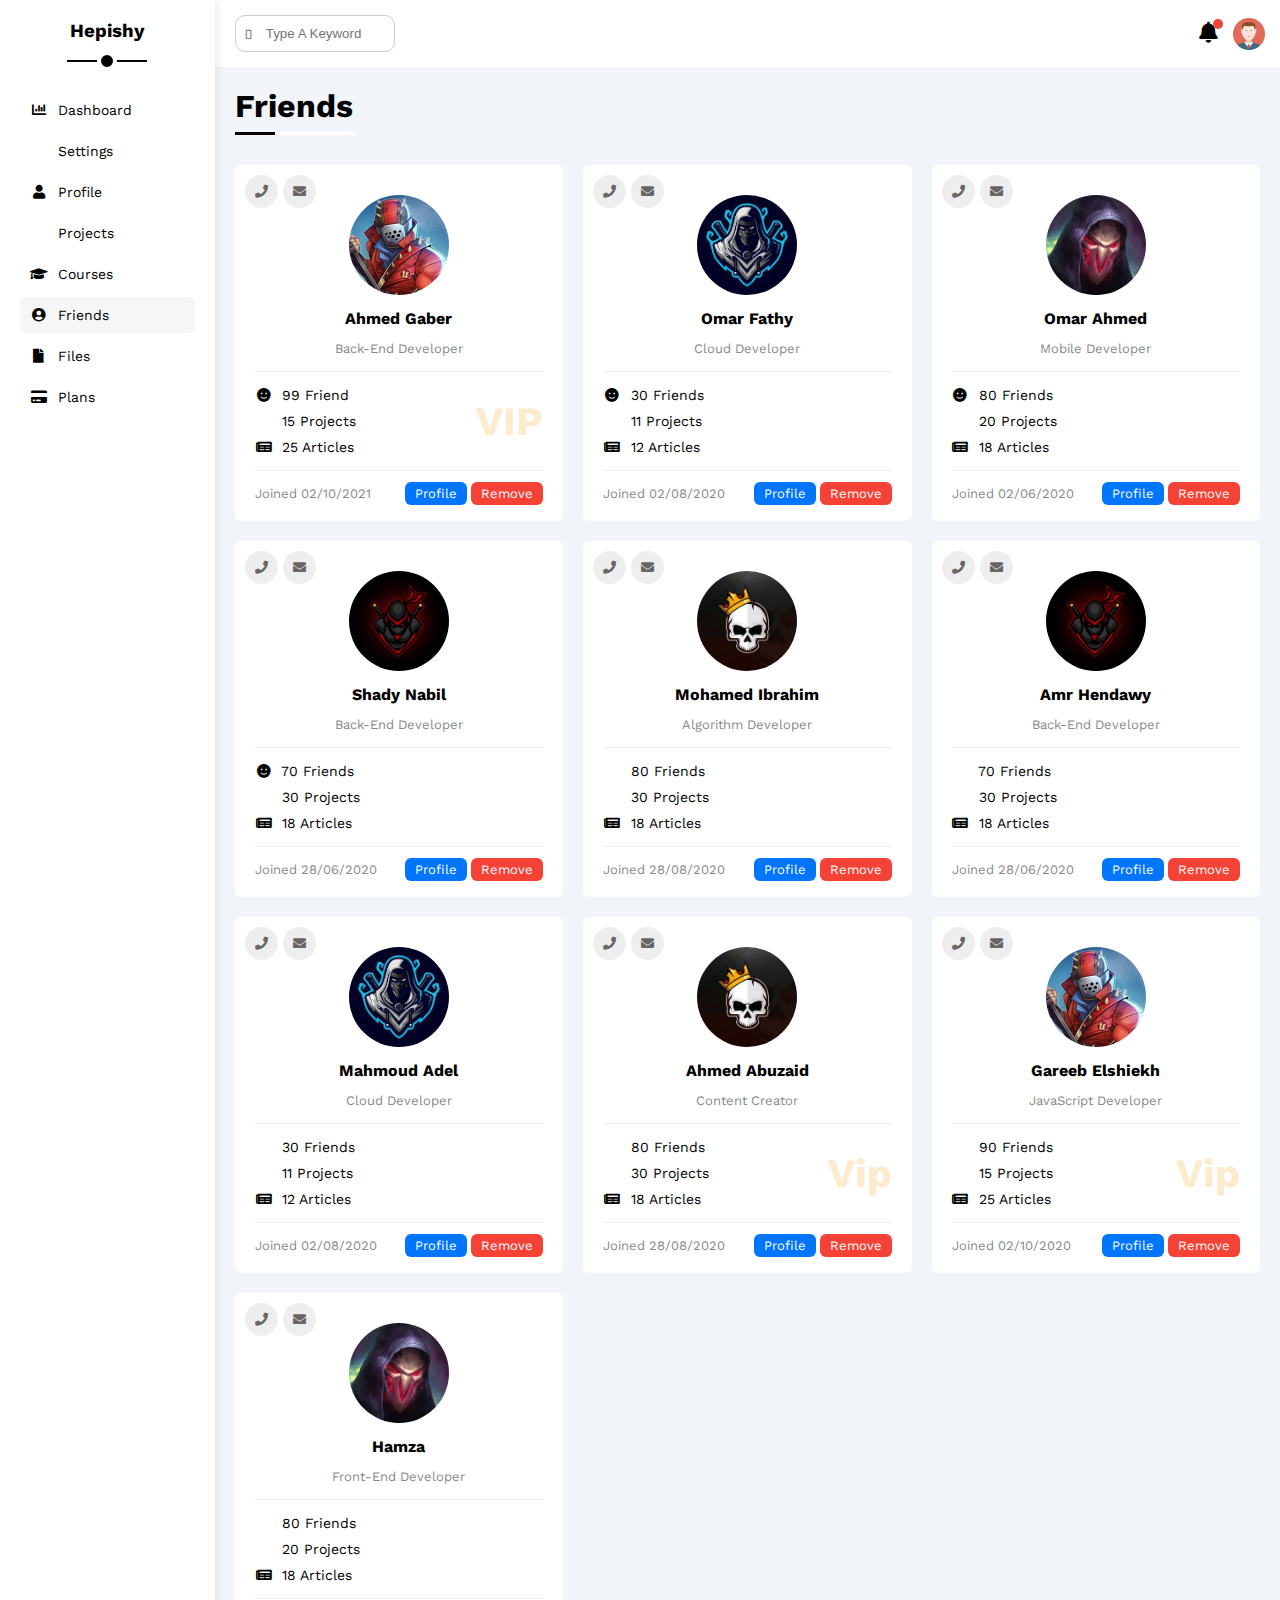
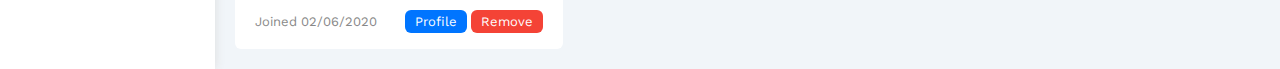
<file: friends.html>
<!DOCTYPE html>
<html lang="en">

<head>
	<meta charset="UTF-8" />
	<meta http-equiv="X-UA-Compatible" content="IE=edge" />
	<meta name="viewport" content="width=device-width, initial-scale=1.0" />
	<title>Friends</title>
	<link rel="stylesheet" href="css/all.min.css" />
	<link rel="stylesheet" href="css/framework.css" />
	<link rel="stylesheet" href="css/master.css" />
	<link rel="preconnect" href="https://fonts.googleapis.com">
	<link rel="preconnect" href="https://fonts.gstatic.com" crossorigin>
	<link
		href="https://fonts.googleapis.com/css2?family=Cairo:wght@300;700&family=Open+Sans:wght@300;400;500;600;700;800&family=Work+Sans:wght@200;300;400;500;600;700;800&display=swap"
		rel="stylesheet">
</head>

<body>
	<div class="page d-flex">
		<div class="sidebar bg-white p-20 p-relative">
			<h3 class="p-relative txt-c mt-0">Hepishy</h3>
			<ul>
				<li>
					<a class="d-flex align-center fs-14 c-black rad-6 p-10" href="index.html">
						<i class="fas fa-regular fa-chart-bar fa-fw"></i>
						<span>Dashboard</span>
					</a>
				</li>
				<li>
					<a class="d-flex align-center fs-14 c-black rad-6 p-10" href="settings.html">
						<i class="fas fa-regular fa-gear fa-fw"></i>
						<span>Settings</span>
					</a>
				</li>
				<li>
					<a class="d-flex align-center fs-14 c-black rad-6 p-10" href="profile.html">
						<i class="fas fa-regular fa-user fa-fw"></i>
						<span>Profile</span>
					</a>
				</li>
				<li>
					<a class="d-flex align-center fs-14 c-black rad-6 p-10" href="projects.html">
						<i class="fas fa-solid fa-diagram-project fa-fw"></i>
						<span>Projects</span>
					</a>
				</li>
				<li>
					<a class="d-flex align-center fs-14 c-black rad-6 p-10" href="courses.html">
						<i class="fas fa-solid fa-graduation-cap fa-fw"></i>
						<span>Courses</span>
					</a>
				</li>
				<li>
					<a class="active d-flex align-center fs-14 c-black rad-6 p-10" href="friends.html">
						<i class="fas fa-solid fa-user-circle fa-fw"></i>
						<span>Friends</span>
					</a>
				</li>
				<li>
					<a class="d-flex align-center fs-14 c-black rad-6 p-10" href="files.html">
						<i class="fas fa-regular fa-file fa-fw"></i>
						<span>Files</span>
					</a>
				</li>
				<li>
					<a class="d-flex align-center fs-14 c-black rad-6 p-10" href="plans.html">
						<i class="fas fa-regular fa-credit-card fa-fw"></i>
						<span>Plans</span>
					</a>
				</li>
			</ul>
		</div>
		<div class="content w-full">
			<!-- Start Head -->
			<div class="head bg-white p-15 between-flex">
				<div class="search p-relative">
					<input class="p-10" type="search" placeholder="Type A Keyword">
				</div>
				<div class="icons d-flex align-center">
					<span class="notification p-relative">
						<i class="fas fa-regular fa-bell fa-lg"></i>
					</span>
					<img src="images/avatar.png" alt="">
				</div>
			</div>
			<!-- End Head -->
			<h1 class="p-relative">Friends</h1>
			<div class="friends-page d-grid m-20 gap-20">
				<div class="friend bg-white rad-6 p-20 p-relative">
					<div class="contact">
						<i class="fas fa-solid fa-phone"></i>
						<i class="fas fa-regular fa-envelope"></i>
					</div>
					<div class="txt-c">
						<img class="rad-half mt-10 mb-10 w-100 h-100" src="images/friend-01.jpg" alt="">
						<h4 class="m-0">Ahmed Gaber</h4>
						<p class="c-grey fs-13 mt-5 mb-0">Back-End Developer</p>
					</div>
					<div class="icons fs-14 p-relative">
						<div class="mb-10">
							<i class="fas fa-regular fa-smile fa-fw"></i>
							<span>99 Friend</span>
						</div>
						<div class="mb-10">
							<i class="fas fa-solid fa-code-commit fa-fw"></i>
							<span>15 Projects</span>
						</div>
						<div>
							<i class="fas fa-regular fa-newspaper fa-fw"></i>
							<span>25 Articles</span>
						</div>
						<span class="vip fw-bold c-orange">VIP</span>
					</div>
					<div class="info between-flex fs-13">
						<span class="c-grey">Joined 02/10/2021</span>
						<div>
							<a class="bg-blue c-white btn-shape" href="profile.html">Profile</a>
							<a class="bg-red c-white btn-shape" href="#">Remove</a>
						</div>
					</div>
				</div>
				<div class="friend bg-white rad-6 p-20 p-relative">
					<div class="contact">
						<i class="fas fa-solid fa-phone"></i>
						<i class="fas fa-regular fa-envelope"></i>
					</div>
					<div class="txt-c">
						<img class="rad-half mt-10 mb-10 w-100 h-100" src="images/friend-02.jpg" alt="" />
						<h4 class="m-0">Omar Fathy</h4>
						<p class="c-grey fs-13 mt-5 mb-0">Cloud Developer</p>
					</div>
					<div class="icons fs-14 p-relative">
						<div class="mb-10">
							<i class="fas fa-regular fa-smile fa-fw"></i>
							<span>30 Friends</span>
						</div>
						<div class="mb-10">
							<i class="fas fa-solid fa-code-commit fa-fw"></i>
							<span>11 Projects</span>
						</div>
						<div>
							<i class="fas fa-regular fa-newspaper fa-fw"></i>
							<span>12 Articles</span>
						</div>
					</div>
					<div class="info between-flex fs-13">
						<span class="c-grey">Joined 02/08/2020</span>
						<div>
							<a class="bg-blue c-white btn-shape" href="profile.html">Profile</a>
							<a class="bg-red c-white btn-shape" href="">Remove</a>
						</div>
					</div>
				</div>
				<div class="friend bg-white rad-6 p-20 p-relative">
					<div class="contact">
						<i class="fas fa-solid fa-phone"></i>
						<i class="fas fa-regular fa-envelope"></i>
					</div>
					<div class="txt-c">
						<img class="rad-half mt-10 mb-10 w-100 h-100" src="images/friend-03.jpg" alt="" />
						<h4 class="m-0">Omar Ahmed</h4>
						<p class="c-grey fs-13 mt-5 mb-0">Mobile Developer</p>
					</div>
					<div class="icons fs-14 p-relative">
						<div class="mb-10">
							<i class="fas fa-regular fa-smile fa-fw"></i>
							<span>80 Friends</span>
						</div>
						<div class="mb-10">
							<i class="fas fa-solid fa-code-commit fa-fw"></i>
							<span>20 Projects</span>
						</div>
						<div>
							<i class="fas fa-regular fa-newspaper fa-fw"></i>
							<span>18 Articles</span>
						</div>
					</div>
					<div class="info between-flex fs-13">
						<span class="c-grey">Joined 02/06/2020</span>
						<div>
							<a class="bg-blue c-white btn-shape" href="profile.html">Profile</a>
							<a class="bg-red c-white btn-shape" href="">Remove</a>
						</div>
					</div>
				</div>
				<div class="friend bg-white rad-6 p-20 p-relative">
					<div class="contact">
						<i class="fas fa-solid fa-phone"></i>
						<i class="fas fa-regular fa-envelope"></i>
					</div>
					<div class="txt-c">
						<img class="rad-half mt-10 mb-10 w-100 h-100" src="images/friend-04.jpg" alt="" />
						<h4 class="m-0">Shady Nabil</h4>
						<p class="c-grey fs-13 mt-5 mb-0">Back-End Developer</p>
					</div>
					<div class="icons fs-14 p-relative">
						<div class="mb-10">
							<i class="fas fa-regular fa-smile fa-fw"></i>
							<span>70 Friends</span>
						</div>
						<div class="mb-10">
							<i class="fas fa-solid fa-code-commit fa-fw"></i>
							<span>30 Projects</span>
						</div>
						<div>
							<i class="fas fa-regular fa-newspaper fa-fw"></i>
							<span>18 Articles</span>
						</div>
					</div>
					<div class="info between-flex fs-13">
						<span class="c-grey">Joined 28/06/2020</span>
						<div>
							<a class="bg-blue c-white btn-shape" href="profile.html">Profile</a>
							<a class="bg-red c-white btn-shape" href="">Remove</a>
						</div>
					</div>
				</div>
				<div class="friend bg-white rad-6 p-20 p-relative">
					<div class="contact">
						<i class="fas fa-solid fa-phone"></i>
						<i class="fas fa-regular fa-envelope"></i>
					</div>
					<div class="txt-c">
						<img class="rad-half mt-10 mb-10 w-100 h-100" src="images/friend-05.jpg" alt="" />
						<h4 class="m-0">Mohamed Ibrahim</h4>
						<p class="c-grey fs-13 mt-5 mb-0">Algorithm Developer</p>
					</div>
					<div class="icons fs-14 p-relative">
						<div class="mb-10">
							<i class="fas fa-regular fa-face-smile fa-fw"></i>
							<span>80 Friends</span>
						</div>
						<div class="mb-10">
							<i class="fas fa-solid fa-code-commit fa-fw"></i>
							<span>30 Projects</span>
						</div>
						<div>
							<i class="fas fa-regular fa-newspaper fa-fw"></i>
							<span>18 Articles</span>
						</div>
					</div>
					<div class="info between-flex fs-13">
						<span class="c-grey">Joined 28/08/2020</span>
						<div>
							<a class="bg-blue c-white btn-shape" href="profile.html">Profile</a>
							<a class="bg-red c-white btn-shape" href="">Remove</a>
						</div>
					</div>
				</div>
				<div class="friend bg-white rad-6 p-20 p-relative">
					<div class="contact">
						<i class="fas fa-solid fa-phone"></i>
						<i class="fas fa-regular fa-envelope"></i>
					</div>
					<div class="txt-c">
						<img class="rad-half mt-10 mb-10 w-100 h-100" src="images/friend-04.jpg" alt="" />
						<h4 class="m-0">Amr Hendawy</h4>
						<p class="c-grey fs-13 mt-5 mb-0">Back-End Developer</p>
					</div>
					<div class="icons fs-14 p-relative">
						<div class="mb-10">
							<i class="fas fa-regular fa-face-smile fa-fw"></i>
							<span>70 Friends</span>
						</div>
						<div class="mb-10">
							<i class="fas fa-solid fa-code-commit fa-fw"></i>
							<span>30 Projects</span>
						</div>
						<div>
							<i class="fas fa-regular fa-newspaper fa-fw"></i>
							<span>18 Articles</span>
						</div>
					</div>
					<div class="info between-flex fs-13">
						<span class="c-grey">Joined 28/06/2020</span>
						<div>
							<a class="bg-blue c-white btn-shape" href="profile.html">Profile</a>
							<a class="bg-red c-white btn-shape" href="">Remove</a>
						</div>
					</div>
				</div>
				<div class="friend bg-white rad-6 p-20 p-relative">
					<div class="contact">
						<i class="fas fa-solid fa-phone"></i>
						<i class="fas fa-regular fa-envelope"></i>
					</div>
					<div class="txt-c">
						<img class="rad-half mt-10 mb-10 w-100 h-100" src="images/friend-02.jpg" alt="" />
						<h4 class="m-0">Mahmoud Adel</h4>
						<p class="c-grey fs-13 mt-5 mb-0">Cloud Developer</p>
					</div>
					<div class="icons fs-14 p-relative">
						<div class="mb-10">
							<i class="fas fa-regular fa-face-smile fa-fw"></i>
							<span>30 Friends</span>
						</div>
						<div class="mb-10">
							<i class="fas fa-solid fa-code-commit fa-fw"></i>
							<span>11 Projects</span>
						</div>
						<div>
							<i class="fas fa-regular fa-newspaper fa-fw"></i>
							<span>12 Articles</span>
						</div>
					</div>
					<div class="info between-flex fs-13">
						<span class="c-grey">Joined 02/08/2020</span>
						<div>
							<a class="bg-blue c-white btn-shape" href="profile.html">Profile</a>
							<a class="bg-red c-white btn-shape" href="">Remove</a>
						</div>
					</div>
				</div>
				<div class="friend bg-white rad-6 p-20 p-relative">
					<div class="contact">
						<i class="fas fa-solid fa-phone"></i>
						<i class="fas fa-regular fa-envelope"></i>
					</div>
					<div class="txt-c">
						<img class="rad-half mt-10 mb-10 w-100 h-100" src="images/friend-05.jpg" alt="" />
						<h4 class="m-0">Ahmed Abuzaid</h4>
						<p class="c-grey fs-13 mt-5 mb-0">Content Creator</p>
					</div>
					<div class="icons fs-14 p-relative">
						<div class="mb-10">
							<i class="fas fa-regular fa-face-smile fa-fw"></i>
							<span>80 Friends</span>
						</div>
						<div class="mb-10">
							<i class="fas fa-solid fa-code-commit fa-fw"></i>
							<span>30 Projects</span>
						</div>
						<div>
							<i class="fas fa-regular fa-newspaper fa-fw"></i>
							<span>18 Articles</span>
						</div>
						<span class="vip fw-bold c-orange">Vip</span>
					</div>
					<div class="info between-flex fs-13">
						<span class="c-grey">Joined 28/08/2020</span>
						<div>
							<a class="bg-blue c-white btn-shape" href="profile.html">Profile</a>
							<a class="bg-red c-white btn-shape" href="">Remove</a>
						</div>
					</div>
				</div>
				<div class="friend bg-white rad-6 p-20 p-relative">
					<div class="contact">
						<i class="fas fa-solid fa-phone"></i>
						<i class="fas fa-regular fa-envelope"></i>
					</div>
					<div class="txt-c">
						<img class="rad-half mt-10 mb-10 w-100 h-100" src="images/friend-01.jpg" alt="" />
						<h4 class="m-0">Gareeb Elshiekh</h4>
						<p class="c-grey fs-13 mt-5 mb-0">JavaScript Developer</p>
					</div>
					<div class="icons fs-14 p-relative">
						<div class="mb-10">
							<i class="fas fa-regular fa-face-smile fa-fw"></i>
							<span>90 Friends</span>
						</div>
						<div class="mb-10">
							<i class="fas fa-solid fa-code-commit fa-fw"></i>
							<span>15 Projects</span>
						</div>
						<div>
							<i class="fas fa-regular fa-newspaper fa-fw"></i>
							<span>25 Articles</span>
						</div>
						<span class="vip fw-bold c-orange">Vip</span>
					</div>
					<div class="info between-flex fs-13">
						<span class="c-grey">Joined 02/10/2020</span>
						<div>
							<a class="bg-blue c-white btn-shape" href="profile.html">Profile</a>
							<a class="bg-red c-white btn-shape" href="">Remove</a>
						</div>
					</div>
				</div>
				<div class="friend bg-white rad-6 p-20 p-relative">
					<div class="contact">
						<i class="fas fa-solid fa-phone"></i>
						<i class="fas fa-regular fa-envelope"></i>
					</div>
					<div class="txt-c">
						<img class="rad-half mt-10 mb-10 w-100 h-100" src="images/friend-03.jpg" alt="" />
						<h4 class="m-0">Hamza</h4>
						<p class="c-grey fs-13 mt-5 mb-0">Front-End Developer</p>
					</div>
					<div class="icons fs-14 p-relative">
						<div class="mb-10">
							<i class="fas fa-regular fa-face-smile fa-fw"></i>
							<span>80 Friends</span>
						</div>
						<div class="mb-10">
							<i class="fas fa-solid fa-code-commit fa-fw"></i>
							<span>20 Projects</span>
						</div>
						<div>
							<i class="fas fa-regular fa-newspaper fa-fw"></i>
							<span>18 Articles</span>
						</div>
					</div>
					<div class="info between-flex fs-13">
						<span class="c-grey">Joined 02/06/2020</span>
						<div>
							<a class="bg-blue c-white btn-shape" href="profile.html">Profile</a>
							<a class="bg-red c-white btn-shape" href="">Remove</a>
						</div>
					</div>
				</div>
			</div>
		</div>
</body>

</html>
</file>
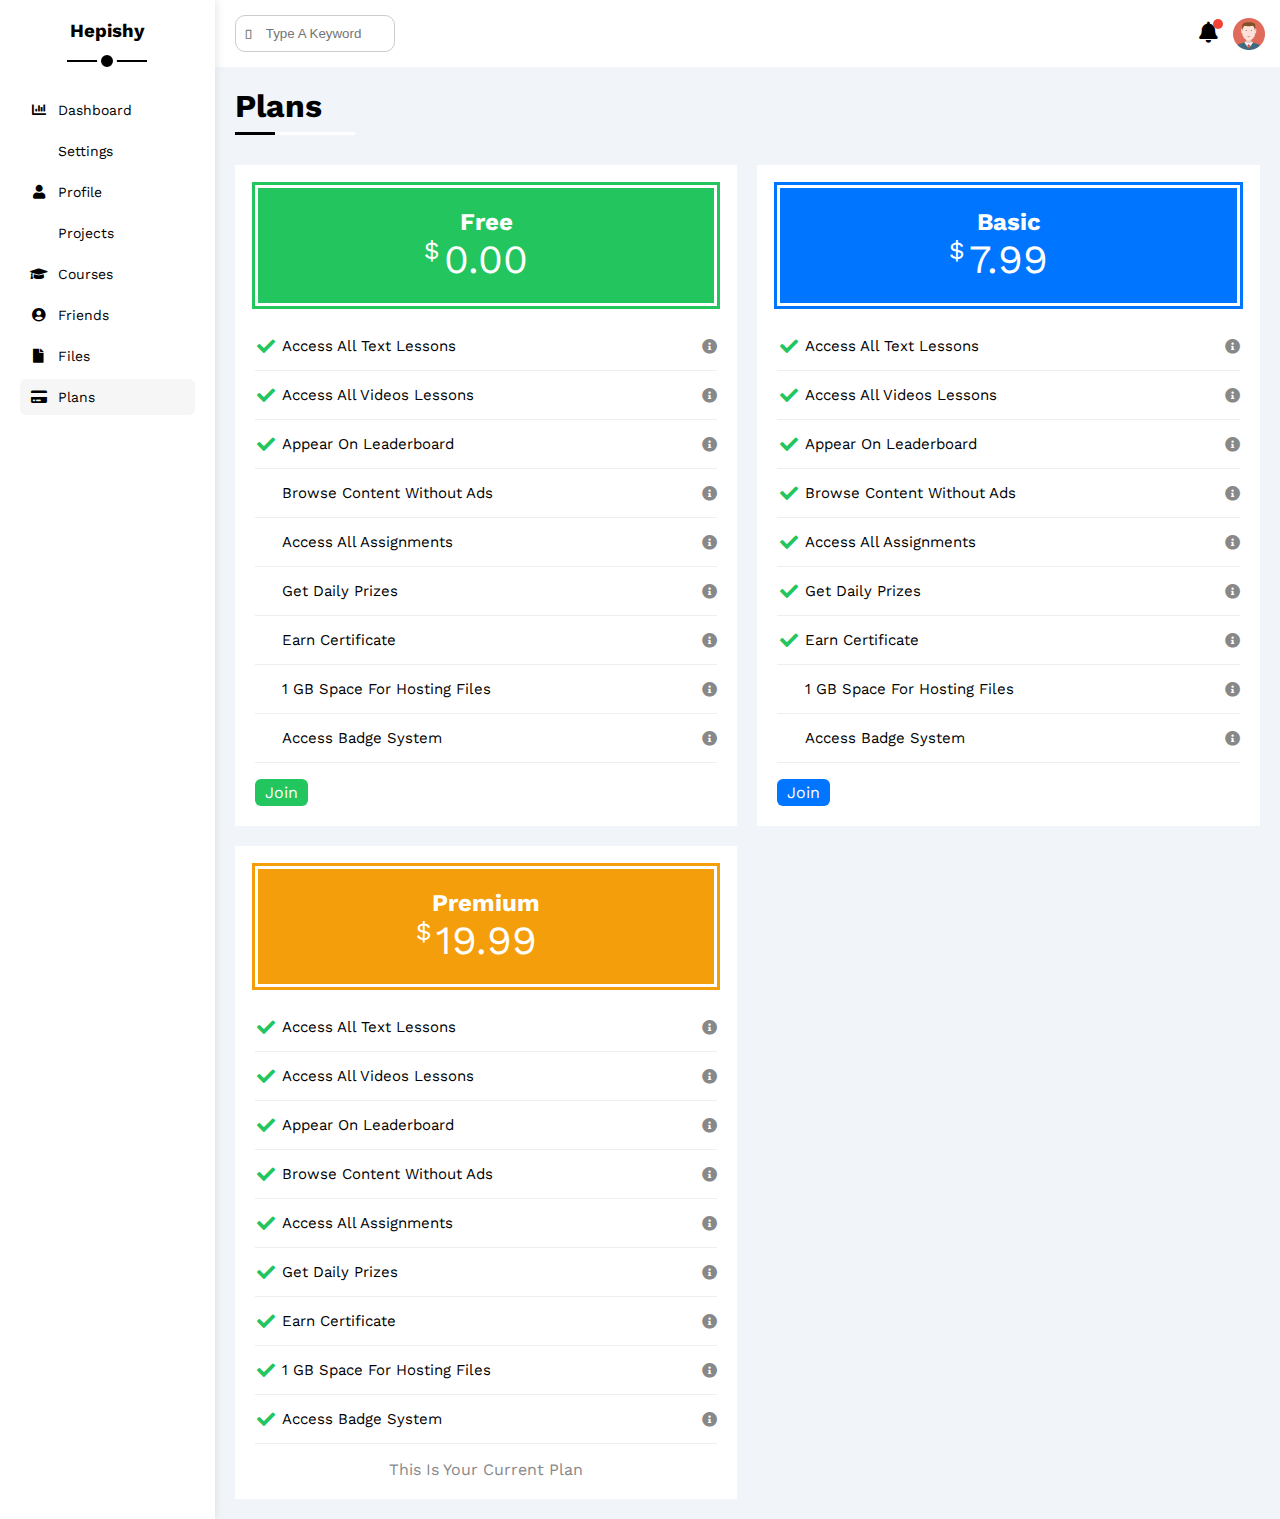
<file: plans.html>
<!DOCTYPE html>
<html lang="en">

<head>
	<meta charset="UTF-8" />
	<meta http-equiv="X-UA-Compatible" content="IE=edge" />
	<meta name="viewport" content="width=device-width, initial-scale=1.0" />
	<title>Plans</title>
	<link rel="stylesheet" href="css/all.min.css" />
	<link rel="stylesheet" href="css/framework.css" />
	<link rel="stylesheet" href="css/master.css" />
	<link rel="preconnect" href="https://fonts.googleapis.com">
	<link rel="preconnect" href="https://fonts.gstatic.com" crossorigin>
	<link
		href="https://fonts.googleapis.com/css2?family=Cairo:wght@300;700&family=Open+Sans:wght@300;400;500;600;700;800&family=Work+Sans:wght@200;300;400;500;600;700;800&display=swap"
		rel="stylesheet">
</head>

<body>
	<div class="page d-flex">
		<div class="sidebar bg-white p-20 p-relative">
			<h3 class="p-relative txt-c mt-0">Hepishy</h3>
			<ul>
				<li>
					<a class="d-flex align-center fs-14 c-black rad-6 p-10" href="index.html">
						<i class="fas fa-regular fa-chart-bar fa-fw"></i>
						<span>Dashboard</span>
					</a>
				</li>
				<li>
					<a class="d-flex align-center fs-14 c-black rad-6 p-10" href="settings.html">
						<i class="fas fa-regular fa-gear fa-fw"></i>
						<span>Settings</span>
					</a>
				</li>
				<li>
					<a class="d-flex align-center fs-14 c-black rad-6 p-10" href="profile.html">
						<i class="fas fa-regular fa-user fa-fw"></i>
						<span>Profile</span>
					</a>
				</li>
				<li>
					<a class="d-flex align-center fs-14 c-black rad-6 p-10" href="projects.html">
						<i class="fas fa-solid fa-diagram-project fa-fw"></i>
						<span>Projects</span>
					</a>
				</li>
				<li>
					<a class="d-flex align-center fs-14 c-black rad-6 p-10" href="courses.html">
						<i class="fas fa-solid fa-graduation-cap fa-fw"></i>
						<span>Courses</span>
					</a>
				</li>
				<li>
					<a class="d-flex align-center fs-14 c-black rad-6 p-10" href="friends.html">
						<i class="fas fa-solid fa-user-circle fa-fw"></i>
						<span>Friends</span>
					</a>
				</li>
				<li>
					<a class="d-flex align-center fs-14 c-black rad-6 p-10" href="files.html">
						<i class="fas fa-regular fa-file fa-fw"></i>
						<span>Files</span>
					</a>
				</li>
				<li>
					<a class="active d-flex align-center fs-14 c-black rad-6 p-10" href="plans.html">
						<i class="fas fa-regular fa-credit-card fa-fw"></i>
						<span>Plans</span>
					</a>
				</li>
			</ul>
		</div>
		<div class="content w-full">
			<!-- Start Head -->
			<div class="head bg-white p-15 between-flex">
				<div class="search p-relative">
					<input class="p-10" type="search" placeholder="Type A Keyword">
				</div>
				<div class="icons d-flex align-center">
					<span class="notification p-relative">
						<i class="fas fa-regular fa-bell fa-lg"></i>
					</span>
					<img src="images/avatar.png" alt="">
				</div>
			</div>
			<!-- End Head -->
			<h1 class="p-relative">Plans</h1>
			<div class="plans-page d-grid m-20 gap-20">
				<div class="plan green bg-white p-20">
					<div class="top bg-green txt-c p-20">
						<h2 class="m-0 c-white">Free</h2>
						<div class="price c-white"><span>$</span>0.00</div>
					</div>
					<ul>
						<li>
							<i class="fas fa-solid fa-check fa-fw yes"></i>
							<span>Access All Text Lessons</span>
							<i class="fas fa-solid fa-info-circle help"></i>
						</li>
						<li>
							<i class="fas fa-solid fa-check fa-fw yes"></i>
							<span>Access All Videos Lessons</span>
							<i class="fas fa-solid fa-info-circle help"></i>
						</li>
						<li>
							<i class="fas fa-solid fa-check fa-fw yes"></i>
							<span>Appear On Leaderboard</span>
							<i class="fas fa-solid fa-info-circle help"></i>
						</li>
						<li>
							<i class="fas fa-solid fa-xmark fa-fw"></i>
							<span>Browse Content Without Ads</span>
							<i class="fas fa-solid fa-info-circle help"></i>
						</li>
						<li>
							<i class="fas fa-solid fa-xmark fa-fw"></i>
							<span>Access All Assignments</span>
							<i class="fas fa-solid fa-info-circle help"></i>
						</li>
						<li>
							<i class="fas fa-solid fa-xmark fa-fw"></i>
							<span>Get Daily Prizes</span>
							<i class="fas fa-solid fa-info-circle help"></i>
						</li>
						<li>
							<i class="fas fa-solid fa-xmark fa-fw"></i>
							<span>Earn Certificate</span>
							<i class="fas fa-solid fa-info-circle help"></i>
						</li>
						<li>
							<i class="fas fa-solid fa-xmark fa-fw"></i>
							<span>1 GB Space For Hosting Files</span>
							<i class="fas fa-solid fa-info-circle help"></i>
						</li>
						<li>
							<i class="fas fa-solid fa-xmark fa-fw"></i>
							<span>Access Badge System</span>
							<i class="fas fa-solid fa-info-circle help"></i>
						</li>
					</ul>
					<a class="btn-shape bg-green c-white d-block w-fit" href="#">Join</a>
				</div>
				<div class="plan blue bg-white p-20">
					<div class="top bg-blue txt-c p-20">
						<h2 class="m-0 c-white">Basic</h2>
						<div class="price c-white"><span>$</span>7.99</div>
					</div>
					<ul class="list-none p-0">
						<li>
							<i class="fas fa-solid fa-check fa-fw yes"></i>
							<span>Access All Text Lessons</span>
							<i class="fas fa-solid fa-info-circle help"></i>
						</li>
						<li>
							<i class="fas fa-solid fa-check fa-fw yes"></i>
							<span>Access All Videos Lessons</span>
							<i class="fas fa-solid fa-info-circle help"></i>
						</li>
						<li>
							<i class="fas fa-solid fa-check fa-fw yes"></i>
							<span>Appear On Leaderboard</span>
							<i class="fas fa-solid fa-info-circle help"></i>
						</li>
						<li>
							<i class="fas fa-solid fa-check fa-fw yes"></i>
							<span>Browse Content Without Ads</span>
							<i class="fas fa-solid fa-info-circle help"></i>
						</li>
						<li>
							<i class="fas fa-solid fa-check fa-fw yes"></i>
							<span>Access All Assignments</span>
							<i class="fas fa-solid fa-info-circle help"></i>
						</li>
						<li>
							<i class="fas fa-solid fa-check fa-fw yes"></i>
							<span>Get Daily Prizes</span>
							<i class="fas fa-solid fa-info-circle help"></i>
						</li>
						<li>
							<i class="fas fa-solid fa-check fa-fw yes"></i>
							<span>Earn Certificate</span>
							<i class="fas fa-solid fa-info-circle help"></i>
						</li>
						<li>
							<i class="fas fa-solid fa-xmark fa-fw"></i>
							<span>1 GB Space For Hosting Files</span>
							<i class="fas fa-solid fa-info-circle help"></i>
						</li>
						<li>
							<i class="fas fa-solid fa-xmark fa-fw"></i>
							<span>Access Badge System</span>
							<i class="fas fa-solid fa-info-circle help"></i>
						</li>
					</ul>
					<a href="#" class="btn-shape bg-blue c-white d-block w-fit">Join</a>
				</div>
				<div class="plan orange bg-white p-20">
					<div class="top bg-orange txt-c p-20">
						<h2 class="m-0 c-white">Premium</h2>
						<div class="price c-white"><span>$</span>19.99</div>
					</div>
					<ul class="list-none p-0">
						<li>
							<i class="fas fa-solid fa-check fa-fw yes"></i>
							<span>Access All Text Lessons</span>
							<i class="fas fa-solid fa-info-circle help"></i>
						</li>
						<li>
							<i class="fas fa-solid fa-check fa-fw yes"></i>
							<span>Access All Videos Lessons</span>
							<i class="fas fa-solid fa-info-circle help"></i>
						</li>
						<li>
							<i class="fas fa-solid fa-check fa-fw yes"></i>
							<span>Appear On Leaderboard</span>
							<i class="fas fa-solid fa-info-circle help"></i>
						</li>
						<li>
							<i class="fas fa-solid fa-check fa-fw yes"></i>
							<span>Browse Content Without Ads</span>
							<i class="fas fa-solid fa-info-circle help"></i>
						</li>
						<li>
							<i class="fas fa-solid fa-check fa-fw yes"></i>
							<span>Access All Assignments</span>
							<i class="fas fa-solid fa-info-circle help"></i>
						</li>
						<li>
							<i class="fas fa-solid fa-check fa-fw yes"></i>
							<span>Get Daily Prizes</span>
							<i class="fas fa-solid fa-info-circle help"></i>
						</li>
						<li>
							<i class="fas fa-solid fa-check fa-fw yes"></i>
							<span>Earn Certificate</span>
							<i class="fas fa-solid fa-info-circle help"></i>
						</li>
						<li>
							<i class="fas fa-solid fa-check fa-fw yes"></i>
							<span>1 GB Space For Hosting Files</span>
							<i class="fas fa-solid fa-info-circle help"></i>
						</li>
						<li>
							<i class="fas fa-solid fa-check fa-fw yes"></i>
							<span>Access Badge System</span>
							<i class="fas fa-solid fa-info-circle help"></i>
						</li>
					</ul>
					<p class="c-grey m-0 txt-c">This Is Your Current Plan</p>
				</div>
			</div>
		</div>
</body>

</html>
</file>
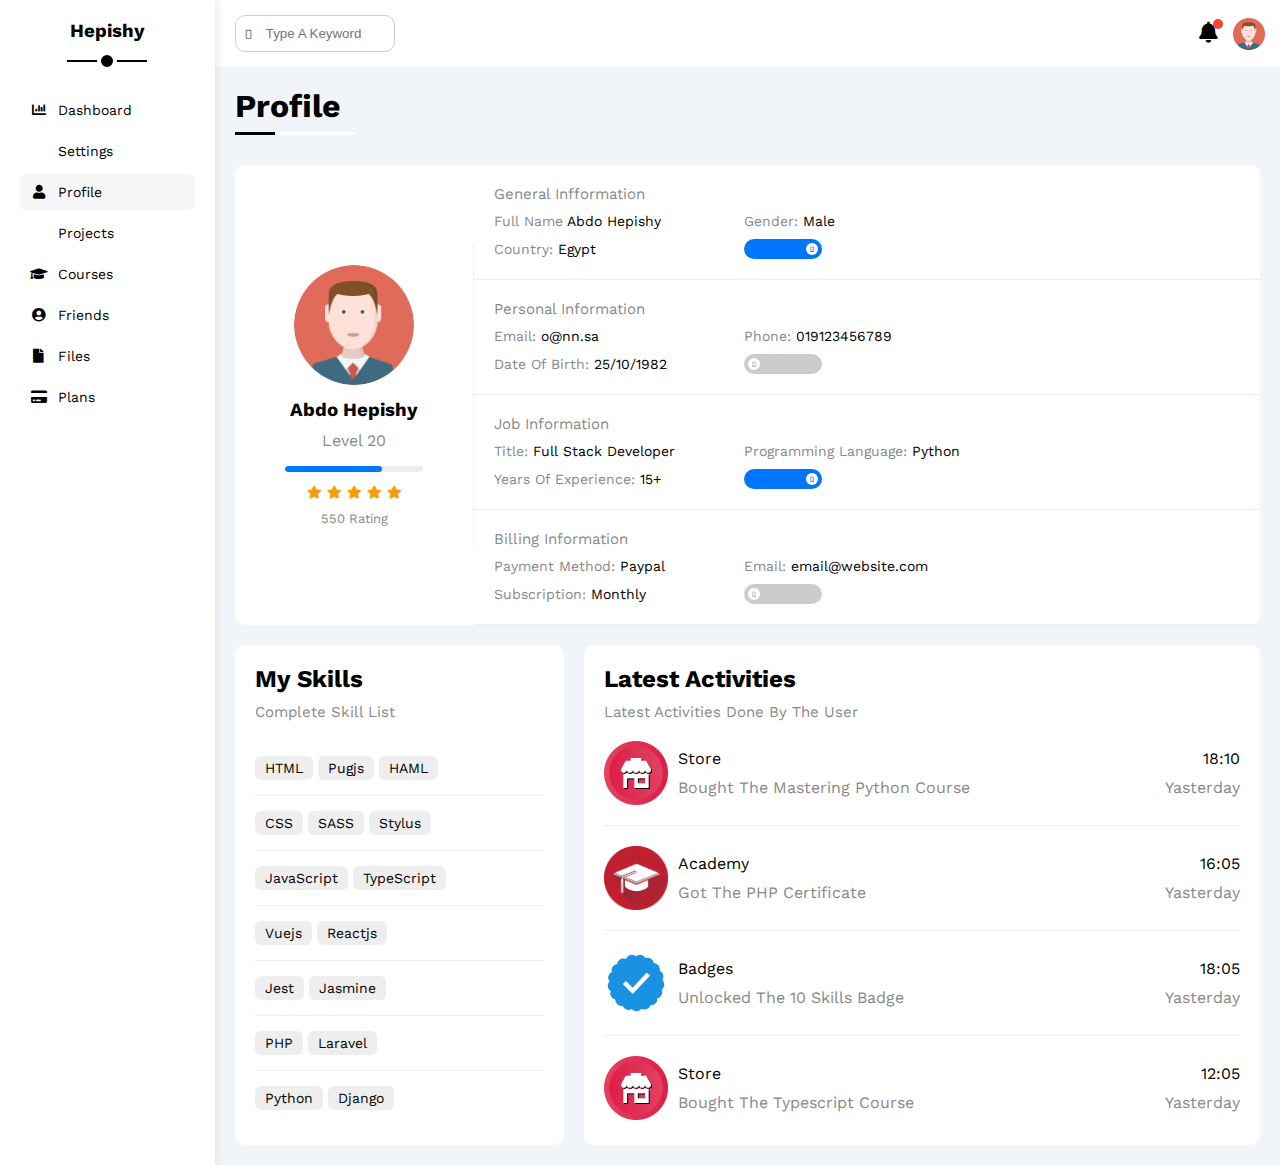
<file: profile.html>
<!DOCTYPE html>
<html lang="en">

<head>
	<meta charset="UTF-8" />
	<meta http-equiv="X-UA-Compatible" content="IE=edge" />
	<meta name="viewport" content="width=device-width, initial-scale=1.0" />
	<title>Profile</title>
	<link rel="stylesheet" href="css/all.min.css" />
	<link rel="stylesheet" href="css/framework.css" />
	<link rel="stylesheet" href="css/master.css" />
	<link rel="preconnect" href="https://fonts.googleapis.com">
	<link rel="preconnect" href="https://fonts.gstatic.com" crossorigin>
	<link
		href="https://fonts.googleapis.com/css2?family=Cairo:wght@300;700&family=Open+Sans:wght@300;400;500;600;700;800&family=Work+Sans:wght@200;300;400;500;600;700;800&display=swap"
		rel="stylesheet">
</head>

<body>
	<div class="page d-flex">
		<div class="sidebar bg-white p-20 p-relative">
			<h3 class="p-relative txt-c mt-0">Hepishy</h3>
			<ul>
				<li>
					<a class="d-flex align-center fs-14 c-black rad-6 p-10" href="index.html">
						<i class="fas fa-regular fa-chart-bar fa-fw"></i>
						<span>Dashboard</span>
					</a>
				</li>
				<li>
					<a class="d-flex align-center fs-14 c-black rad-6 p-10" href="settings.html">
						<i class="fas fa-regular fa-gear fa-fw"></i>
						<span>Settings</span>
					</a>
				</li>
				<li>
					<a class="active d-flex align-center fs-14 c-black rad-6 p-10" href="profile.html">
						<i class="fas fa-regular fa-user fa-fw"></i>
						<span>Profile</span>
					</a>
				</li>
				<li>
					<a class="d-flex align-center fs-14 c-black rad-6 p-10" href="projects.html">
						<i class="fas fa-solid fa-diagram-project fa-fw"></i>
						<span>Projects</span>
					</a>
				</li>
				<li>
					<a class="d-flex align-center fs-14 c-black rad-6 p-10" href="courses.html">
						<i class="fas fa-solid fa-graduation-cap fa-fw"></i>
						<span>Courses</span>
					</a>
				</li>
				<li>
					<a class="d-flex align-center fs-14 c-black rad-6 p-10" href="friends.html">
						<i class="fas fa-solid fa-user-circle fa-fw"></i>
						<span>Friends</span>
					</a>
				</li>
				<li>
					<a class="d-flex align-center fs-14 c-black rad-6 p-10" href="files.html">
						<i class="fas fa-regular fa-file fa-fw"></i>
						<span>Files</span>
					</a>
				</li>
				<li>
					<a class="d-flex align-center fs-14 c-black rad-6 p-10" href="plans.html">
						<i class="fas fa-regular fa-credit-card fa-fw"></i>
						<span>Plans</span>
					</a>
				</li>
			</ul>
		</div>
		<div class="content w-full">
			<!-- Start Head -->
			<div class="head bg-white p-15 between-flex">
				<div class="search p-relative">
					<input class="p-10" type="search" placeholder="Type A Keyword">
				</div>
				<div class="icons d-flex align-center">
					<span class="notification p-relative">
						<i class="fas fa-regular fa-bell fa-lg"></i>
					</span>
					<img src="images/avatar.png" alt="">
				</div>
			</div>
			<!-- End Head -->
			<h1 class="p-relative">Profile</h1>
			<div class="profile-page m-20">
				<!-- Start Overview -->
				<div class="overview bg-white rad-10 d-flex align-center">
					<div class="avatar-box txt-c p-20">
						<img class="rad-half mb-10" src="images/avatar.png" alt="">
						<h3 class="m-0">Abdo Hepishy</h3>
						<p class="c-grey mt-10">Level 20</p>
						<div class="level rad-6 bg-eee p-relative">
							<span style="width: 70%"></span>
						</div>
						<div class="rating mt-10 mb-10">
							<i class="fas fa-solid fa-star c-orange fs-13"></i>
							<i class="fas fa-solid fa-star c-orange fs-13"></i>
							<i class="fas fa-solid fa-star c-orange fs-13"></i>
							<i class="fas fa-solid fa-star c-orange fs-13"></i>
							<i class="fas fa-solid fa-star c-orange fs-13"></i>
						</div>
						<p class="c-grey m-0 fs-13">550 Rating</p>
					</div>
					<div class="info-box w-full txt-c-mobile">
						<!-- Start Information Row -->
						<div class="box p-20 d-flex align-center">
							<h4 class="c-grey fs-15 m-0 w-full">General Infformation</h4>
							<div class="fs-14">
								<span class="c-grey">Full Name</span>
								<span>Abdo Hepishy</span>
							</div>
							<div class="fs-14">
								<span class="c-grey">Gender:</span>
								<span>Male</span>
							</div>
							<div class="fs-14">
								<span class="c-grey">Country:</span>
								<span>Egypt</span>
							</div>
							<div class="fs-14">
								<label>
									<input class="toggle-checkbox" type="checkbox" checked>
									<div class="toggle-switch"></div>
								</label>
							</div>
						</div>
						<!-- End Information Row -->
						<!-- Start Information Row -->
						<div class="box p-20 d-flex align-center">
							<h4 class="c-grey w-full fs-15 m-0">Personal Information</h4>
							<div class="fs-14">
								<span class="c-grey">Email:</span>
								<span>o@nn.sa</span>
							</div>
							<div class="fs-14">
								<span class="c-grey">Phone:</span>
								<span>019123456789</span>
							</div>
							<div class="fs-14">
								<span class="c-grey">Date Of Birth:</span>
								<span>25/10/1982</span>
							</div>
							<div class="fs-14">
								<label>
									<input class="toggle-checkbox" type="checkbox">
									<div class="toggle-switch"></div>
								</label>
							</div>
						</div>
						<!-- End Information Row -->
						<!-- Start Information Row -->
						<div class="box p-20 d-flex align-center">
							<h4 class="c-grey w-full fs-15 m-0">Job Information</h4>
							<div class="fs-14">
								<span class="c-grey">Title:</span>
								<span>Full Stack Developer</span>
							</div>
							<div class="fs-14">
								<span class="c-grey">Programming Language:</span>
								<span>Python</span>
							</div>
							<div class="fs-14">
								<span class="c-grey">Years Of Experience:</span>
								<span>15+</span>
							</div>
							<div class="fs-14">
								<label>
									<input class="toggle-checkbox" type="checkbox" checked>
									<div class="toggle-switch"></div>
								</label>
							</div>
						</div>
						<!-- End Information Row -->
						<!-- Start Information Row -->
						<div class="box p-20 d-flex align-center">
							<h4 class="c-grey w-full fs-15 m-0">Billing Information</h4>
							<div class="fs-14">
								<span class="c-grey">Payment Method:</span>
								<span>Paypal</span>
							</div>
							<div class="fs-14">
								<span class="c-grey">Email:</span>
								<span>email@website.com</span>
							</div>
							<div class="fs-14">
								<span class="c-grey">Subscription:</span>
								<span>Monthly</span>
							</div>
							<div class="fs-14">
								<label>
									<input class="toggle-checkbox" type="checkbox">
									<div class="toggle-switch"></div>
								</label>
							</div>
						</div>
						<!-- End Information Row -->
					</div>
				</div>
				<!-- Start Overview -->
				<!-- Start Other Data -->
				<div class="other-data d-flex gap-20">
					<div class="skills-card p-20 bg-white rad-10 mt-20">
						<h2 class="mt-0 mb-10">My Skills</h2>
						<p class="mt-0 mb-20 c-grey fs-15">Complete Skill List</p>
						<ul class="m-0 txt-c-mobile">
							<li><span>HTML</span><span>Pugjs</span><span>HAML</span></li>
							<li><span>CSS</span><span>SASS</span><span>Stylus</span></li>
							<li><span>JavaScript</span><span>TypeScript</span></li>
							<li><span>Vuejs</span><span>Reactjs</span></li>
							<li><span>Jest</span><span>Jasmine</span></li>
							<li><span>PHP</span><span>Laravel</span></li>
							<li><span>Python</span><span>Django</span></li>
						</ul>
					</div>
					<div class="activities p-20 bg-white rad-10 mt-20">
						<h2 class="mt-0 mb-10">Latest Activities</h2>
						<p class="mt-0 mb-20 c-grey fs-15">Latest Activities Done By The User</p>
						<div class="activity d-flex align-center txt-c-mobile">
							<img src="images/activity-01.png" alt="">
							<div class="info">
								<span class="d-block mb-10">Store</span>
								<span class="c-grey">Bought The Mastering Python Course</span>
							</div>
							<div class="date">
								<span class="d-block mb-10">18:10</span>
								<span class="c-grey">Yasterday</span>
							</div>
						</div>
						<div class="activity d-flex align-center txt-c-mobile">
							<img src="images/activity-02.png" alt="">
							<div class="info">
								<span class="d-block mb-10">Academy</span>
								<span class="c-grey">Got The PHP Certificate</span>
							</div>
							<div class="date">
								<span class="d-block mb-10">16:05</span>
								<span class="c-grey">Yasterday</span>
							</div>
						</div>
						<div class="activity d-flex align-center txt-c-mobile">
							<img src="images/activity-03.png" alt="">
							<div class="info">
								<span class="d-block mb-10">Badges</span>
								<span class="c-grey">Unlocked The 10 Skills Badge</span>
							</div>
							<div class="date">
								<span class="d-block mb-10">18:05</span>
								<span class="c-grey">Yasterday</span>
							</div>
						</div>
						<div class="activity d-flex align-center txt-c-mobile">
							<img src="images/activity-01.png" alt="">
							<div class="info">
								<span class="d-block mb-10">Store</span>
								<span class="c-grey">Bought The Typescript Course</span>
							</div>
							<div class="date">
								<span class="d-block mb-10">12:05</span>
								<span class="c-grey">Yasterday</span>
							</div>
						</div>
					</div>
				</div>
				<!-- End Other Data -->
			</div>
		</div>
</body>

</html>
</file>
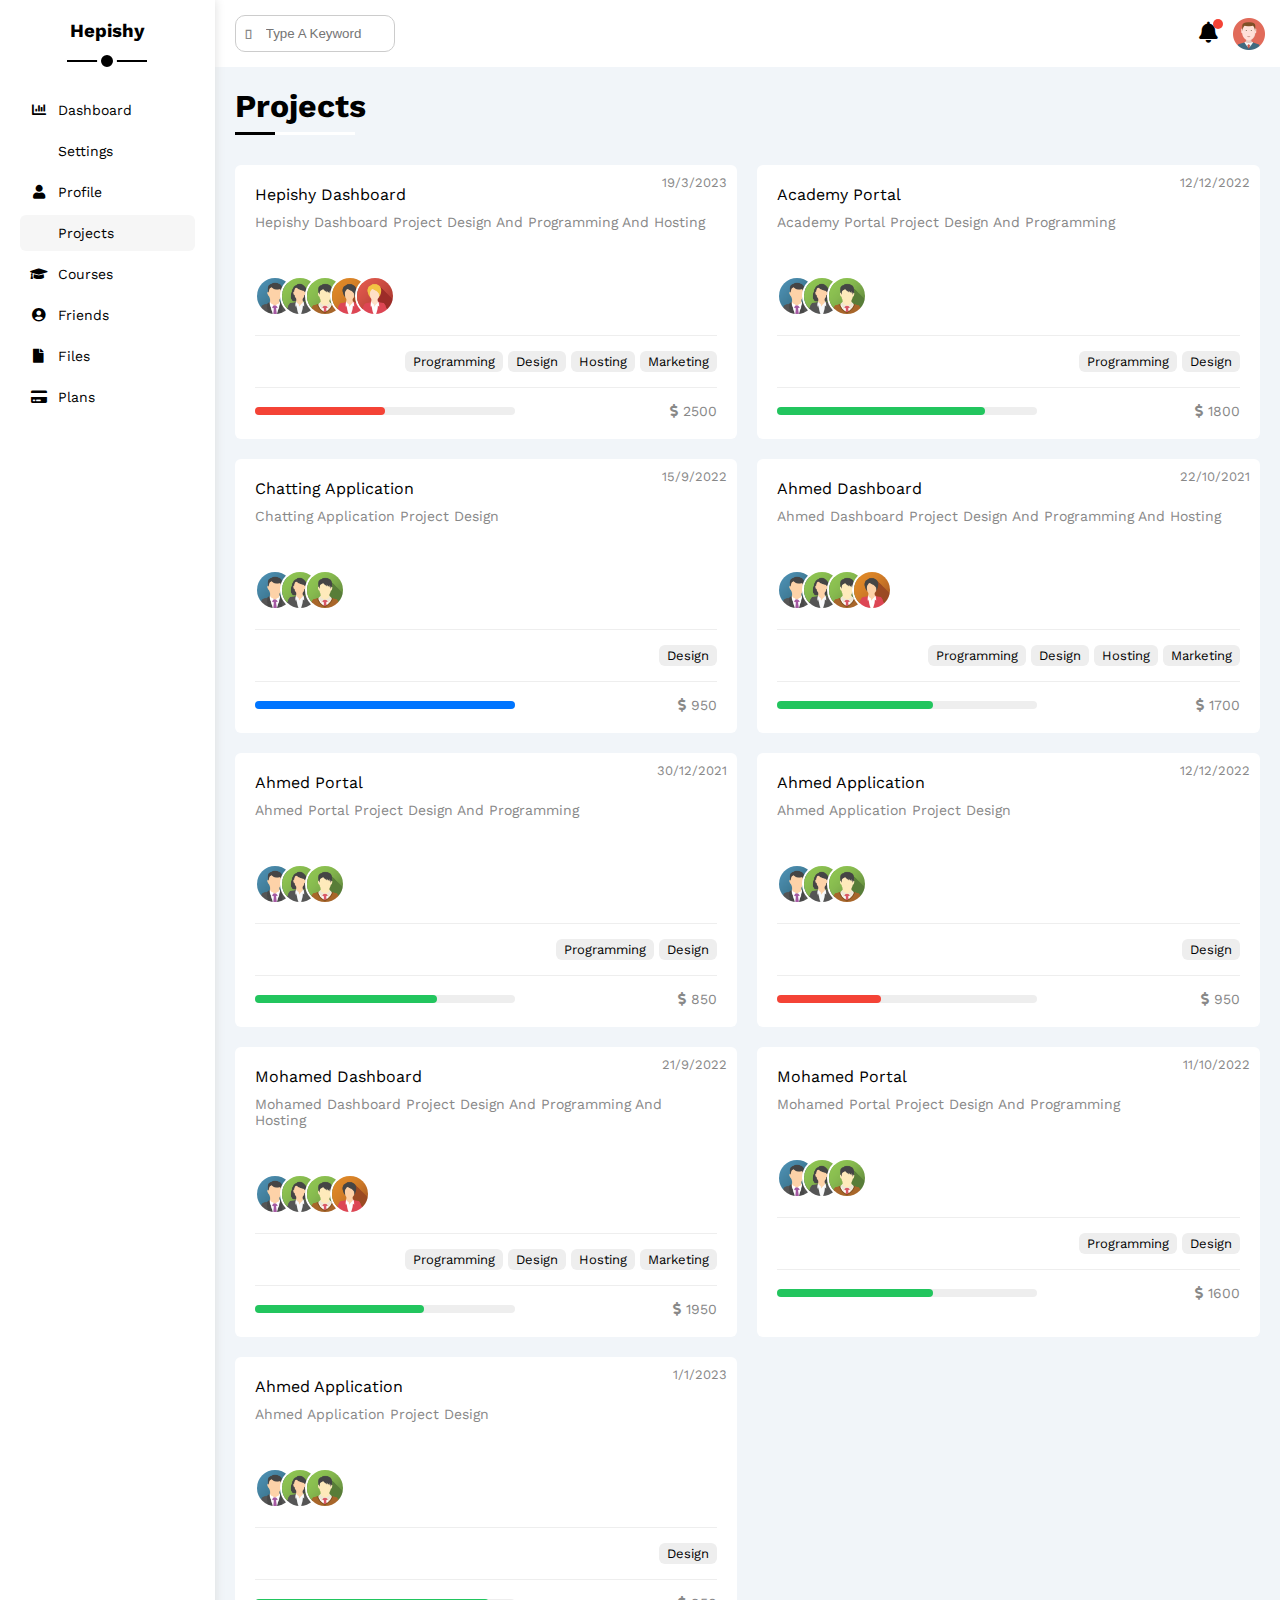
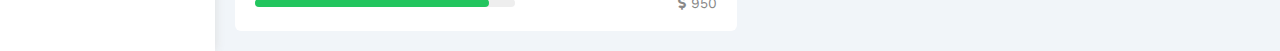
<file: projects.html>
<!DOCTYPE html>
<html lang="en">

<head>
	<meta charset="UTF-8" />
	<meta http-equiv="X-UA-Compatible" content="IE=edge" />
	<meta name="viewport" content="width=device-width, initial-scale=1.0" />
	<title>Projects</title>
	<link rel="stylesheet" href="css/all.min.css" />
	<link rel="stylesheet" href="css/framework.css" />
	<link rel="stylesheet" href="css/master.css" />
	<link rel="preconnect" href="https://fonts.googleapis.com">
	<link rel="preconnect" href="https://fonts.gstatic.com" crossorigin>
	<link
		href="https://fonts.googleapis.com/css2?family=Cairo:wght@300;700&family=Open+Sans:wght@300;400;500;600;700;800&family=Work+Sans:wght@200;300;400;500;600;700;800&display=swap"
		rel="stylesheet">
</head>

<body>
	<div class="page d-flex">
		<div class="sidebar bg-white p-20 p-relative">
			<h3 class="p-relative txt-c mt-0">Hepishy</h3>
			<ul>
				<li>
					<a class="d-flex align-center fs-14 c-black rad-6 p-10" href="index.html">
						<i class="fas fa-regular fa-chart-bar fa-fw"></i>
						<span>Dashboard</span>
					</a>
				</li>
				<li>
					<a class="d-flex align-center fs-14 c-black rad-6 p-10" href="settings.html">
						<i class="fas fa-regular fa-gear fa-fw"></i>
						<span>Settings</span>
					</a>
				</li>
				<li>
					<a class="d-flex align-center fs-14 c-black rad-6 p-10" href="profile.html">
						<i class="fas fa-regular fa-user fa-fw"></i>
						<span>Profile</span>
					</a>
				</li>
				<li>
					<a class="active d-flex align-center fs-14 c-black rad-6 p-10" href="projects.html">
						<i class="fas fa-solid fa-diagram-project fa-fw"></i>
						<span>Projects</span>
					</a>
				</li>
				<li>
					<a class="d-flex align-center fs-14 c-black rad-6 p-10" href="courses.html">
						<i class="fas fa-solid fa-graduation-cap fa-fw"></i>
						<span>Courses</span>
					</a>
				</li>
				<li>
					<a class="d-flex align-center fs-14 c-black rad-6 p-10" href="friends.html">
						<i class="fas fa-solid fa-user-circle fa-fw"></i>
						<span>Friends</span>
					</a>
				</li>
				<li>
					<a class="d-flex align-center fs-14 c-black rad-6 p-10" href="files.html">
						<i class="fas fa-regular fa-file fa-fw"></i>
						<span>Files</span>
					</a>
				</li>
				<li>
					<a class="d-flex align-center fs-14 c-black rad-6 p-10" href="plans.html">
						<i class="fas fa-regular fa-credit-card fa-fw"></i>
						<span>Plans</span>
					</a>
				</li>
			</ul>
		</div>
		<div class="content w-full">
			<!-- Start Head -->
			<div class="head bg-white p-15 between-flex">
				<div class="search p-relative">
					<input class="p-10" type="search" placeholder="Type A Keyword">
				</div>
				<div class="icons d-flex align-center">
					<span class="notification p-relative">
						<i class="fas fa-regular fa-bell fa-lg"></i>
					</span>
					<img src="images/avatar.png" alt="">
				</div>
			</div>
			<!-- End Head -->
			<h1 class="p-relative">Projects</h1>
			<div class="projects-page d-grid m-20 gap-20">
				<div class="project bg-white p-20 rad-6 p-relative">
					<span class="date fs-13 c-grey">19/3/2023</span>
					<h4 class="m-0">Hepishy Dashboard</h4>
					<p class="c-grey mt-10 mb-10 fs-14">Hepishy Dashboard Project Design And Programming And Hosting</p>
					<div class="team">
						<a href="#"><img src="images/team-01.png" alt=""></a>
						<a href="#"><img src="images/team-02.png" alt=""></a>
						<a href="#"><img src="images/team-03.png" alt=""></a>
						<a href="#"><img src="images/team-04.png" alt=""></a>
						<a href="#"><img src="images/team-05.png" alt=""></a>
					</div>
					<div class="do d-flex">
						<span class="fs-13 rad-6 bg-eee">Programming</span>
						<span class="fs-13 rad-6 bg-eee">Design</span>
						<span class="fs-13 rad-6 bg-eee">Hosting</span>
						<span class="fs-13 rad-6 bg-eee">Marketing</span>
					</div>
					<div class="info between-flex">
						<div class="prog bg-eee">
							<span class="bg-red" style="width: 50%"></span>
						</div>
						<div class="fs-14 c-grey">
							<i class="fas fa-solid fa-dollar-sign"></i>
							2500
						</div>
					</div>
				</div>
				<div class="project bg-white p-20 rad-6 p-relative">
					<span class="date fs-13 c-grey">12/12/2022</span>
					<h4 class="m-0">Academy Portal</h4>
					<p class="c-grey mt-10 mb-10 fs-14">Academy Portal Project Design And Programming</p>
					<div class="team">
						<a href="#"><img src="images/team-01.png" alt=""></a>
						<a href="#"><img src="images/team-02.png" alt=""></a>
						<a href="#"><img src="images/team-03.png" alt=""></a>
					</div>
					<div class="do d-flex">
						<span class="fs-13 rad-6 bg-eee">Programming</span>
						<span class="fs-13 rad-6 bg-eee">Design</span>
					</div>
					<div class="info between-flex">
						<div class="prog bg-eee">
							<span class="bg-green" style="width: 80%"></span>
						</div>
						<div class="fs-14 c-grey">
							<i class="fas fa-solid fa-dollar-sign"></i>
							1800
						</div>
					</div>
				</div>
				<div class="project bg-white p-20 rad-6 p-relative">
					<span class="date fs-13 c-grey">15/9/2022</span>
					<h4 class="m-0">Chatting Application</h4>
					<p class="c-grey mt-10 mb-10 fs-14">Chatting Application Project Design</p>
					<div class="team">
						<a href="#"><img src="images/team-01.png" alt=""></a>
						<a href="#"><img src="images/team-02.png" alt=""></a>
						<a href="#"><img src="images/team-03.png" alt=""></a>
					</div>
					<div class="do d-flex">
						<span class="fs-13 rad-6 bg-eee">Design</span>
					</div>
					<div class="info between-flex">
						<div class="prog bg-eee">
							<span class="bg-blue" style="width: 100%"></span>
						</div>
						<div class="fs-14 c-grey">
							<i class="fas fa-solid fa-dollar-sign"></i>
							950
						</div>
					</div>
				</div>
				<div class="project bg-white p-20 rad-6 p-relative">
					<span class="date fs-13 c-grey">22/10/2021</span>
					<h4 class="m-0">Ahmed Dashboard</h4>
					<p class="c-grey mt-10 mb-10 fs-14">Ahmed Dashboard Project Design And Programming And Hosting</p>
					<div class="team">
						<a href="#"><img src="images/team-01.png" alt=""></a>
						<a href="#"><img src="images/team-02.png" alt=""></a>
						<a href="#"><img src="images/team-03.png" alt=""></a>
						<a href="#"><img src="images/team-04.png" alt=""></a>
					</div>
					<div class="do d-flex">
						<span class="fs-13 rad-6 bg-eee">Programming</span>
						<span class="fs-13 rad-6 bg-eee">Design</span>
						<span class="fs-13 rad-6 bg-eee">Hosting</span>
						<span class="fs-13 rad-6 bg-eee">Marketing</span>
					</div>
					<div class="info between-flex">
						<div class="prog bg-eee">
							<span class="bg-green" style="width: 60%"></span>
						</div>
						<div class="fs-14 c-grey">
							<i class="fas fa-solid fa-dollar-sign"></i>
							1700
						</div>
					</div>
				</div>
				<div class="project bg-white p-20 rad-6 p-relative">
					<span class="date fs-13 c-grey">30/12/2021</span>
					<h4 class="m-0">Ahmed Portal</h4>
					<p class="c-grey mt-10 mb-10 fs-14">Ahmed Portal Project Design And Programming</p>
					<div class="team">
						<a href="#"><img src="images/team-01.png" alt=""></a>
						<a href="#"><img src="images/team-02.png" alt=""></a>
						<a href="#"><img src="images/team-03.png" alt=""></a>
					</div>
					<div class="do d-flex">
						<span class="fs-13 rad-6 bg-eee">Programming</span>
						<span class="fs-13 rad-6 bg-eee">Design</span>
					</div>
					<div class="info between-flex">
						<div class="prog bg-eee">
							<span class="bg-green" style="width: 70%"></span>
						</div>
						<div class="fs-14 c-grey">
							<i class="fas fa-solid fa-dollar-sign"></i>
							850
						</div>
					</div>
				</div>
				<div class="project bg-white p-20 rad-6 p-relative">
					<span class="date fs-13 c-grey">12/12/2022</span>
					<h4 class="m-0">Ahmed Application</h4>
					<p class="c-grey mt-10 mb-10 fs-14">Ahmed Application Project Design</p>
					<div class="team">
						<a href="#"><img src="images/team-01.png" alt=""></a>
						<a href="#"><img src="images/team-02.png" alt=""></a>
						<a href="#"><img src="images/team-03.png" alt=""></a>
					</div>
					<div class="do d-flex">
						<span class="fs-13 rad-6 bg-eee">Design</span>
					</div>
					<div class="info between-flex">
						<div class="prog bg-eee">
							<span class="bg-red" style="width: 40%"></span>
						</div>
						<div class="fs-14 c-grey">
							<i class="fas fa-solid fa-dollar-sign"></i>
							950
						</div>
					</div>
				</div>
				<div class="project bg-white p-20 rad-6 p-relative">
					<span class="date fs-13 c-grey">21/9/2022</span>
					<h4 class="m-0">Mohamed Dashboard</h4>
					<p class="c-grey mt-10 mb-10 fs-14">Mohamed Dashboard Project Design And Programming And Hosting</p>
					<div class="team">
						<a href="#"><img src="images/team-01.png" alt=""></a>
						<a href="#"><img src="images/team-02.png" alt=""></a>
						<a href="#"><img src="images/team-03.png" alt=""></a>
						<a href="#"><img src="images/team-04.png" alt=""></a>
					</div>
					<div class="do d-flex">
						<span class="fs-13 rad-6 bg-eee">Programming</span>
						<span class="fs-13 rad-6 bg-eee">Design</span>
						<span class="fs-13 rad-6 bg-eee">Hosting</span>
						<span class="fs-13 rad-6 bg-eee">Marketing</span>
					</div>
					<div class="info between-flex">
						<div class="prog bg-eee">
							<span class="bg-green" style="width: 65%"></span>
						</div>
						<div class="fs-14 c-grey">
							<i class="fas fa-solid fa-dollar-sign"></i>
							1950
						</div>
					</div>
				</div>
				<div class="project bg-white p-20 rad-6 p-relative">
					<span class="date fs-13 c-grey">11/10/2022</span>
					<h4 class="m-0">Mohamed Portal</h4>
					<p class="c-grey mt-10 mb-10 fs-14">Mohamed Portal Project Design And Programming</p>
					<div class="team">
						<a href="#"><img src="images/team-01.png" alt=""></a>
						<a href="#"><img src="images/team-02.png" alt=""></a>
						<a href="#"><img src="images/team-03.png" alt=""></a>
					</div>
					<div class="do d-flex">
						<span class="fs-13 rad-6 bg-eee">Programming</span>
						<span class="fs-13 rad-6 bg-eee">Design</span>
					</div>
					<div class="info between-flex">
						<div class="prog bg-eee">
							<span class="bg-green" style="width: 60%"></span>
						</div>
						<div class="fs-14 c-grey">
							<i class="fas fa-solid fa-dollar-sign"></i>
							1600
						</div>
					</div>
				</div>
				<div class="project bg-white p-20 rad-6 p-relative">
					<span class="date fs-13 c-grey">1/1/2023</span>
					<h4 class="m-0">Ahmed Application</h4>
					<p class="c-grey mt-10 mb-10 fs-14">Ahmed Application Project Design</p>
					<div class="team">
						<a href="#"><img src="images/team-01.png" alt=""></a>
						<a href="#"><img src="images/team-02.png" alt=""></a>
						<a href="#"><img src="images/team-03.png" alt=""></a>
					</div>
					<div class="do d-flex">
						<span class="fs-13 rad-6 bg-eee">Design</span>
					</div>
					<div class="info between-flex">
						<div class="prog bg-eee">
							<span class="bg-green" style="width: 90%"></span>
						</div>
						<div class="fs-14 c-grey">
							<i class="fas fa-solid fa-dollar-sign"></i>
							950
						</div>
					</div>
				</div>
			</div>
		</div>
</body>

</html>
</file>
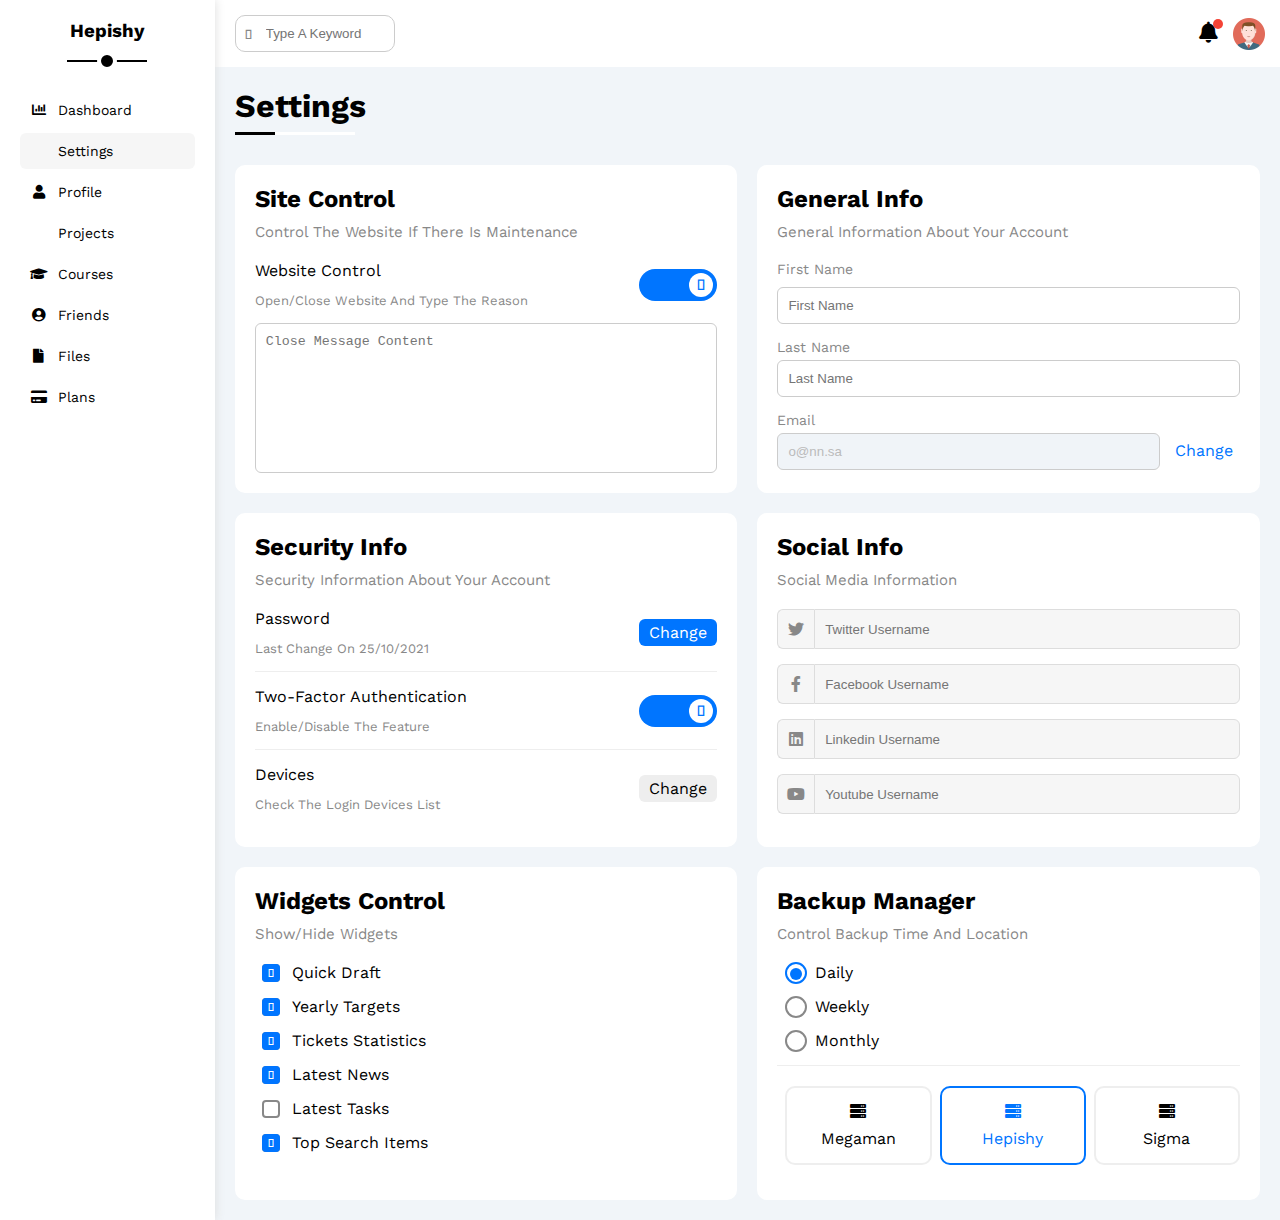
<file: settings.html>
<!DOCTYPE html>
<html lang="en">

<head>
	<meta charset="UTF-8" />
	<meta http-equiv="X-UA-Compatible" content="IE=edge" />
	<meta name="viewport" content="width=device-width, initial-scale=1.0" />
	<title>Settings</title>
	<link rel="stylesheet" href="css/all.min.css" />
	<link rel="stylesheet" href="css/framework.css" />
	<link rel="stylesheet" href="css/master.css" />
	<link rel="preconnect" href="https://fonts.googleapis.com">
	<link rel="preconnect" href="https://fonts.gstatic.com" crossorigin>
	<link
		href="https://fonts.googleapis.com/css2?family=Cairo:wght@300;700&family=Open+Sans:wght@300;400;500;600;700;800&family=Work+Sans:wght@200;300;400;500;600;700;800&display=swap"
		rel="stylesheet">
</head>

<body>
	<div class="page d-flex">
		<div class="sidebar bg-white p-20 p-relative">
			<h3 class="p-relative txt-c mt-0">Hepishy</h3>
			<ul>
				<li>
					<a class="d-flex align-center fs-14 c-black rad-6 p-10" href="index.html">
						<i class="fas fa-regular fa-chart-bar fa-fw"></i>
						<span>Dashboard</span>
					</a>
				</li>
				<li>
					<a class="active d-flex align-center fs-14 c-black rad-6 p-10" href="settings.html">
						<i class="fas fa-regular fa-gear fa-fw"></i>
						<span>Settings</span>
					</a>
				</li>
				<li>
					<a class="d-flex align-center fs-14 c-black rad-6 p-10" href="profile.html">
						<i class="fas fa-regular fa-user fa-fw"></i>
						<span>Profile</span>
					</a>
				</li>
				<li>
					<a class="d-flex align-center fs-14 c-black rad-6 p-10" href="projects.html">
						<i class="fas fa-solid fa-diagram-project fa-fw"></i>
						<span>Projects</span>
					</a>
				</li>
				<li>
					<a class="d-flex align-center fs-14 c-black rad-6 p-10" href="courses.html">
						<i class="fas fa-solid fa-graduation-cap fa-fw"></i>
						<span>Courses</span>
					</a>
				</li>
				<li>
					<a class="d-flex align-center fs-14 c-black rad-6 p-10" href="friends.html">
						<i class="fas fa-solid fa-user-circle fa-fw"></i>
						<span>Friends</span>
					</a>
				</li>
				<li>
					<a class="d-flex align-center fs-14 c-black rad-6 p-10" href="files.html">
						<i class="fas fa-regular fa-file fa-fw"></i>
						<span>Files</span>
					</a>
				</li>
				<li>
					<a class="d-flex align-center fs-14 c-black rad-6 p-10" href="plans.html">
						<i class="fas fa-regular fa-credit-card fa-fw"></i>
						<span>Plans</span>
					</a>
				</li>
			</ul>
		</div>
		<div class="content w-full">
			<!-- Start Head -->
			<div class="head bg-white p-15 between-flex">
				<div class="search p-relative">
					<input class="p-10" type="search" placeholder="Type A Keyword">
				</div>
				<div class="icons d-flex align-center">
					<span class="notification p-relative">
						<i class="fas fa-regular fa-bell fa-lg"></i>
					</span>
					<img src="images/avatar.png" alt="">
				</div>
			</div>
			<!-- End Head -->
			<h1 class="p-relative">Settings</h1>
			<div class="settings-page m-20 d-grid gap-20">
				<!-- Start Settings Box -->
				<div class="p-20 bg-white rad-10">
					<h2 class="mt-0 mb-10">Site Control</h2>
					<p class="mt-0 mb-20 c-grey fs-15">Control The Website If There Is Maintenance</p>
					<div class="mb-15 between-flex">
						<div>
							<span>Website Control</span>
							<p class="c-grey mt-5 mb-0 fs-13">Open/Close Website And Type The Reason</p>
						</div>
						<div>
							<label>
								<input class="toggle-checkbox" type="checkbox" checked>
								<div class="toggle-switch"></div>
							</label>
						</div>
					</div>
					<textarea class="close-message p-10 rad-6 d-block w-full" placeholder="Close Message Content"></textarea>
				</div>
				<!-- End Settings Box -->
				<!-- Start Settings Box -->
				<div class="p-20 bg-white rad-10">
					<h2 class="mt-0 mb-10">General Info</h2>
					<p class="mt-0 mb-20 c-grey fs-15">General Information About Your Account</p>
					<div class="mb-15">
						<label class="fs-14 c-grey d-block mb-10" for="first">First Name</label>
						<input class="border-ccc b-none p-10 rad-6 d-block w-full" type="text" id="first" placeholder="First Name">
					</div>
					<div class="mb-15">
						<label class="fs-14 c-grey d-block mb-5" for="last">Last Name</label>
						<input class="b-none border-ccc p-10 rad-6 d-block w-full" id="last" type="text" placeholder="Last Name" />
					</div>
					<div>
						<label class="fs-14 c-grey d-block mb-5" for="email">Email</label>
						<input class="email b-none border-ccc p-10 rad-6 w-full mr-10" id="email" type="email" value="o@nn.sa" disabled />
						<a class="c-blue" href="#">Change</a>
					</div>
				</div>
				<!-- End Settings Box -->
				<!-- Start Settings Box -->
				<div class="p-20 bg-white rad-10">
					<h2 class="mt-0 mb-10">Security Info</h2>
					<p class="mt-0 mb-20 c-grey fs-15">Security Information About Your Account</p>
					<div class="sec-box mb-15 between-flex">
						<div>
							<span>Password</span>
							<p class="c-grey mt-5 mb-0 fs-13">Last Change On 25/10/2021</p>
						</div>
						<a class="button bg-blue c-white btn-shape" href="#">Change</a>
					</div>
					<div class="sec-box mb-15 between-flex">
						<div>
							<span>Two-Factor Authentication</span>
							<p class="c-grey mt-5 mb-0 fs-13">Enable/Disable The Feature</p>
						</div>
						<div>
							<label>
								<input class="toggle-checkbox" type="checkbox" checked>
								<div class="toggle-switch"></div>
							</label>
						</div>
					</div>
					<div class="sec-box between-flex">
						<div>
							<span>Devices</span>
							<p class="c-grey mt-5 mb-0 fs-13">Check The Login Devices List</p>
						</div>
						<a class="bg-eee c-black btn-shape" href="#">Change</a>
					</div>
				</div>
				<!-- End Settings Box -->
				<!-- Start Settings Box -->
				<div class="social-boxes p-20 bg-white rad-10">
					<h2 class="mt-0 mb-10">Social Info</h2>
					<p class="mt-0 mb-20 c-grey fs-15">Social Media Information</p>
					<div class="d-flex align-center mb-15">
						<i class="fab fa-brands fa-twitter center-flex c-grey"></i>
						<input class="w-full" type="text" placeholder="Twitter Username">
					</div>
					<div class="d-flex align-center mb-15">
						<i class="fab fa-brands fa-facebook-f center-flex c-grey"></i>
						<input class="w-full" type="text" placeholder="Facebook Username" />
					</div>
					<div class="d-flex align-center mb-15">
						<i class="fab fa-brands fa-linkedin center-flex c-grey"></i>
						<input class="w-full" type="text" placeholder="Linkedin Username" />
					</div>
					<div class="d-flex align-center">
						<i class="fab fa-brands fa-youtube center-flex c-grey"></i>
						<input class="w-full" type="text" placeholder="Youtube Username" />
					</div>
				</div>
				<!-- End Settings Box -->
				<!-- Start Settings Box -->
				<div class="widgets-control p-20 bg-white rad-10">
					<h2 class="mt-0 mb-10">Widgets Control</h2>
					<p class="mt-0 mb-20 c-grey fs-15">Show/Hide Widgets</p>
					<div class="control d-flex align-center mb-15">
						<input type="checkbox" id="one" checked>
						<label for="one">Quick Draft</label>
					</div>
					<div class="control d-flex align-center mb-15">
						<input type="checkbox" id="two" checked>
						<label for="two">Yearly Targets</label>
					</div>
					<div class="control d-flex align-center mb-15">
						<input type="checkbox" id="three" checked>
						<label for="three">Tickets Statistics</label>
					</div>
					<div class="control d-flex align-center mb-15">
						<input type="checkbox" id="four" checked>
						<label for="four">Latest News</label>
					</div>
					<div class="control d-flex align-center mb-15">
						<input type="checkbox" id="five">
						<label for="five">Latest Tasks</label>
					</div>
					<div class="control d-flex align-center mb-15">
						<input type="checkbox" id="six" checked>
						<label for="six">Top Search Items</label>
					</div>
				</div>
				<!-- End Settings Box -->
				<!-- Start Settings Box -->
				<div class="backup-control p-20 bg-white rad-10">
					<h2 class="mt-0 mb-10">Backup Manager</h2>
					<p class="mt-0 mb-20 c-grey fs-15">Control Backup Time And Location</p>
					<div class="date d-flex align-center mb-15">
						<input type="radio" name="time" id="daily" checked>
						<label for="daily">Daily</label>
					</div>
					<div class="date d-flex align-center mb-15">
						<input type="radio" name="time" id="weekly">
						<label for="weekly">Weekly</label>
					</div>
					<div class="date d-flex align-center mb-15">
						<input type="radio" name="time" id="monthly">
						<label for="monthly">Monthly</label>
					</div>
					<div class="servers d-flex align-center txt-c">
						<input type="radio" name="servers" id="server-one">
						<div class="server mb-15 rad-10 w-full">
							<label class="d-block m-15" for="server-one">
								<i class="fas fa-solis fa-server d-block mb-10"></i>
								Megaman
							</label>
						</div>
						<input type="radio" name="servers" id="server-two" checked />
						<div class="server mb-15 rad-10 w-full">
							<label class="d-block m-15" for="server-two">
								<i class="fas fa-solid fa-server d-block mb-10"></i>
								Hepishy
							</label>
						</div>
						<input type="radio" name="servers" id="server-three" />
						<div class="server mb-15 rad-10 w-full">
							<label class="d-block m-15" for="server-three">
								<i class="fas fa-solid fa-server d-block mb-10"></i>
								Sigma
							</label>
						</div>
					</div>
				</div>
				<!-- End Settings Box -->
			</div>
		</div>
</body>

</html>
</file>
<file: css/framework.css>
:root {
	--blue-color: #0075ff;
	--blue-alt-color: #0d69d5;
	--orange-color: #f59e0b;
	--green-color: #22c55e;
	--red-color: #f44336;
	--grey-color: #888;
}
/* Start Box */
.d-flex {
	display: flex;
}
.align-center {
	align-items: center;
}
.space-between {
	justify-content: space-between;
}
.d-grid {
	display: grid;
}
.gap-20 {
	gap: 20px;
}
.d-block {
	display: block;
}
.f-wrap {
	flex-wrap: wrap;
}
@media (max-width:767px) {
	.block-mobile {
		display: block;
	}
	.hide-mobile {
		display: none;
	}
}
/* Ebd Box */
/* Start Padding + Margin */
.p-10 {
	padding: 10px;
}
.p-15 {
	padding: 15px;
}
.p-20 {
	padding: 20px;
}
.pt-10 {
	padding-top: 10px;
}
.pt-15 {
	padding-top: 15px;
}
.pt-20 {
	padding-top: 20px;
}
.pb-10 {
	padding-bottom: 10px;
}
.pb-15 {
	padding-bottom: 15px;
}
.pb-20 {
	padding-bottom: 20px;
}
.pl-15 {
	padding-left: 15px;
}
.m-0 {
	margin: 0;
}
.m-15 {
	margin: 15px;
}
.m-20 {
	margin: 20px;
}
.mt-0 {
	margin-top: 0;
}
.mt-5 {
	margin-top: 5;
}
.mt-10 {
	margin-top: 10px;
}
.mt-15 {
	margin-top: 15px;
}
.mt-20 {
	margin-top: 20px;
}
.mt-25 {
	margin-top: 25px;
}
.mr-10 {
	margin-right: 10px;
}
.mr-15 {
	margin-right: 15px;
}
.mb-0 {
	margin-bottom: 0;
}
.mb-5 {
	margin-bottom: 5px;
}
.mb-10 {
	margin-bottom: 10px;
}
.mb-15 {
	margin-bottom: 15px;
}
.mb-20 {
	margin-bottom: 20px;
}
.mb-25 {
	margin-bottom: 25px;
}
/* End Padding + Margin */
/* Start Color */
.c-black {
	color: black;
}
.c-white {
	color: white;
}
.c-grey {
	color: var(--grey-color);
}
.bg-red {
	background-color: var(--red-color);
}
.c-green {
	color: var(--green-color);
}
.c-blue {
	color: var(--blue-color);
}
.c-red {
	color: var(--red-color);
}
.c-orange {
	color: var(--orange-color);
}
.bg-red {
	background-color: var(--red-color);
}
.bg-green {
	background-color: var(--green-color);
}
.bg-blue {
	background-color: var(--blue-color);
}
.bg-orange {
	background-color: var(--orange-color);
}
.bg-white {
	background-color: white;
}
.bg-eee {
	background-color: #eee;
}
/* End Color */
/* Start Postion */
.p-relative {
	position: relative;
}
.p-absolute {
	position: absolute;
}
/* End Postion */
/* Start Font */
.txt-c {
	text-align: center;
}
.fs-13 {
	font-size: 13px;
}
.fs-14 {
	font-size: 14px;
}
.fs-15 {
	font-size: 15px;
}
.fs-25 {
	font-size: 25px;
}
.fw-bold {
	font-weight: bold;
}
@media (max-width: 767px) {
	.txt-c-mobile {
		text-align: center;
	}
}
/* End Font */
/* Start Border */
.rad-6 {
	border-radius: 6px;
}
.rad-10 {
	border-radius: 10px;
}
.rad-half {
	border-radius: 50%;
}
.b-none {
	border: none;
}
.border-ccc {
	border: 1px solid #ccc;
}
.border-eee {
	border: 1px solid #eee;
}
/* End Border */
/* Start Width */
.w-full {
	width: 100%;
}
.w-100 {
	width: 100px;
}
.w-fit {
	width: fit-content;
}
.h-full {
	height: 100%;
}
.h-100 {
	height: 100px;
}
/* End Width */
/* Start Components */
.center-flex {
	display: flex;
	align-items: center;
	justify-content: center;
}
.between-flex {
	display: flex;
	align-items: center;
	justify-content: space-between;
}
.btn-shape {
	padding: 4px 10px;
	border-radius: 6px;
}
/* End Components */
</file>
<file: css/master.css>
:root {
	--blue-color: #0075ff;
	--blue-alt-color: #0d69d5;
	--orange-color: #f59e0b;
	--green-color: #22c55e;
	--red-color: #f44336;
	--grey-color: #888;
}
* {
	box-sizing: border-box;
}
body {
	font-family: 'Cairo', sans-serif;
	font-family: 'Open Sans', sans-serif;
	font-family: 'Work Sans', sans-serif;
	margin: 0;
}
*:focus {
	outline: none;
}
a {
	text-decoration: none;
}
ul {
	list-style: none;
	padding: 0;
}
::-webkit-scrollbar {
	width: 15px;
}
::-webkit-scrollbar-track {
	background-color: white;
}
::-webkit-scrollbar-thumb {
	background-color: var(--blue-color);
}
::-webkit-scrollbar-thumb:hover {
	background-color: var(--blue-alt-color);
}
.page {
	background-color: #f1f5f9;
	min-height: 100vh;
}
/* Start Sidebar */
.sidebar {
	width: 250px;
	box-shadow: 0 0 10px #ddd;
}
.sidebar > h3 {
	margin-bottom: 50px;
}
.sidebar > h3::before,
.sidebar>h3::after {
	content: "";
	position: absolute;
	background-color: black;
	left: 50%;
	transform: translateX(-50%);
}
.sidebar > h3::before {
	width: 80px;
	height: 2px;
	bottom: -20px;
}
.sidebar > h3::after {
	bottom: -29px;
	width: 12px;
	height: 12px;
	border-radius: 50%;
	border: 4px solid white;
}
.sidebar ul li a {
	transition: 0.3s;
	margin-bottom: 5px;
}
.sidebar ul li a:hover,
.sidebar ul li a.active {
	background-color: #f6f6f6;
}
.sidebar ul li a  span{
	font-size: 14px;
	margin-left: 10px;
}
@media (max-width: 767px) {
	.sidebar {
		width: 58px;
		padding: 10px;
	}
	.sidebar>h3 {
		font-size: 13px;
		margin-bottom: 15px;
	}
	.sidebar > h3::before,
	.sidebar > h3::after {
		display: none;
	}
	.sidebar ul li a span {
		display: none;
	}

}
/* End Sidebar */
/* Start Content */
.content {
	overflow: hidden;
}
.head .search::before {
	font-family: var(--fa-style-family-classic);
	content: "\f002";
	font-weight: 900;
	position: absolute;
	left: 15px;
	top: 50%;
	transform: translateY(-50%);
	font-size: 14px;
	color: var(--grey-color);
}
.head .search input {
	border: 1px solid #ccc;
	border-radius: 10px;
	margin-left: 5px;
	padding-left: 30px;
	width: 160px;
	transition: width 0.3s;
}
.head .search input:focus {
	width: 200px;
}
.head .search input:focus::placeholder {
	opacity: 0;
}
.head .icons .notification::before {
	content: "";
	position: absolute;
	width: 10px;
	height: 10px;
	background-color: var(--red-color);
	border-radius: 50%;
	right: -5px;
	top: -5px;
}
.head .icons img {
	width: 32px;
	height: 32px;
	margin-left: 15px;
}
.page h1 {
	margin: 20px 20px 40px;
}
.page h1::before,
.page h1::after {
	content: "";
	height: 3px;
	position: absolute;
	bottom: -10px;
	left: 0;
}
.page h1::before {
	background-color: white;
	width: 120px;
}
.page h1::after {
	background-color: black;
	width: 40px;
}
.wrapper {
	grid-template-columns: repeat(auto-fill, minmax(450px, 1fr));
	margin-left: 20px;
	margin-right: 20px;
	margin-bottom: 20px;
}
@media (max-width: 767px) {
	.wrapper {
		grid-template-columns: minmax(200px, 1fr);
		margin-left: 10px;
		margin-right: 10px;
		gap: 10px;
	}
}
/* End Content */
/* Start Welcome Widget */
.welcome {
	overflow: hidden;
}
.welcome .intro img {
	width: 200px;
	margin-bottom: -10px;
}
.welcome .avatar {
	width: 64px;
	height: 64px;
	border: 2px solid white;
	border-radius: 50%;
	padding: 2px;
	box-shadow: 0 0 5px #ddd;
	margin-top: -32px;
	margin-left: 20px;
}
.welcome .body {
	border-top: 1px solid #eee;
	border-bottom: 1px solid #eee;
}
.welcome .body > div {
	flex: 1;
}
.welcome .visit {
	margin: 0 15px 15px auto;
	transition: 0.3s;
}
.welcome .visit:hover {
	background-color: var(--blue-alt-color);
}
@media (max-width: 767px) {
	.welcome .intro {
		padding-bottom: 30px;
	}
	.welcome .avatar {
		margin-left: 0;
	}
	.welcome .body > div:not(:last-child) {
		margin-bottom: 20px;
	}
}
/* End Welcome Widget */
/* Start Quick Draft */
.quick-draft textarea {
	resize: none;
	min-height: 180px;
}
.quick-draft .save {
	margin-left: auto;
	transition: 0.3s;
	cursor: pointer;
}
.quick-draft .save:hover {
	background-color: var(--blue-alt-color);
}
/* End Quick Draft */
/* Start Targets */
.targets .target-row .icon {
	width: 80px;
	height: 80px;
	margin-right: 15px;
}
.targets .details {
	flex: 1;
}
.targets .details .progress {
	height: 4px;
}
.targets .details .progress > span {
	position: absolute;
	left: 0;
	top: 0;
	height: 100%;
}
.targets .details .progress > span span {
	position: absolute;
	bottom: 16px;
	right: -16px;
	color: white;
	padding: 2px 5px;
	border-radius: 6px;
	font-size: 13px;
}
.targets .details .progress > span span::after {
	content: "";
	border-color: transparent;
	border-width: 5px;
	border-style: solid;
	position: absolute;
	bottom: -10px;

	left: 50%;
	transform: translateX(-50%);
}
.targets .details .progress .blue span::after {
	border-top-color: var(--blue-color);
}
.targets .details .progress .orange span::after {
	border-top-color: var(--orange-color);
}
.targets .details .progress .green span::after {
	border-top-color: var(--green-color);
}
.blue .icon,
.blue .progress {
	background-color: rgb(0 117 255 / 20%);
}
.orange .icon,
.orange .progress {
	background-color: rgb(245 158 11 / 20%);
}
.green .icon,
.green .progress {
	background-color: rgb(34 197 94 / 20%);
}
/* End Targets */
/* start Tickets */
.tickets .box {
	border: 1px solid #ccc;
	width: calc(50% - 10px);
}
@media (max-width: 767px) {
	.tickets .box {
		width: 100%;
	}
}
/* End Tickets */
/* Start Latest News */
.latest-news .news-row:not(:last-of-type){
	margin-bottom: 20px;
	padding-bottom: 20px;
	border-bottom: 1px solid #eee;
}
.latest-news .news-row img {
	width: 100px;
	border-radius: 6px;
	margin-right: 15px;
}
.latest-news .info {
	flex-grow: 1;
}
.latest-news .info h3 {
	margin: 0 0 6px;
	font-size: 16px;
}
@media (max-width: 767px) {
	.latest-news .news-row {
		display: block;
	}
	.latest-news .news-row .label {
		margin: 10px auto;
		width: fit-content;
	}
}
/* End Latest News */
/* Start Tasks */
.tasks .task-row:not(:last-of-type) {
	margin-bottom: 15px;
	padding-bottom: 15px;
	border-bottom: 1px solid #eee;
}
.tasks .info {
	flex-grow: 1;
}
.tasks .done {
	opacity: 0.3;
}
.tasks .done h3 {
	text-decoration: line-through;
}
.tasks .done p {
	text-decoration: line-through;
}
.tasks .delete {
	cursor: pointer;
	transition: 0.3s;
}
.tasks .delete:hover {
	color: red;
}
/* End Tasks */
/* Start Latest Uploads */
.latest-uploads ul li:not(:last-child) {
	border-bottom: 1px solid #eee;
}
.latest-uploads ul li img {
	width: 40px;
	height: 40px;
}
/* End Latest Uploads */
/* Start Last Project */
.last-project ul::before {
	content: "";
	position: absolute;
	left: 11px;
	width: 2px;
	height: 100%;
	background-color: var(--blue-color);
}
.last-project ul li::before {
	content: "";
	width: 20px;
	height: 20px;
	display: block;
	border-radius: 50%;
	background-color: white;
	border: 2px solid white;
	outline: 2px solid var(--blue-color);
	margin-right: 15px;
	z-index: 1;
}
.last-project ul li.done::before {
	content: "";
	background-color: var(--blue-color);
}
.last-project ul li.current::before {
	animation: change-color 0.8s infinite alternate;
}
.last-project .launch-icon {
	position: absolute;
	width: 160px;
	right: 0;
	bottom: 0;
	opacity: 0.1;
}
/* End Last Project */
/* Start Reminders */
.reminders ul li .key {
	width: 15px;
	height: 15px;
}
.reminders ul li > .blue {
	border-left: 2px solid var(--blue-color);
}
.reminders ul li > .green {
	border-left: 2px solid var(--green-color);
}
.reminders ul li > .orange {
	border-left: 2px solid var(--orange-color);
}
.reminders ul li > .red {
	border-left: 2px solid var(--red-color);
}
/* End Reminders */
/* Start Latest Post */
.latest-post .avatar {
	width: 48px;
	height: 48px;
}
.latest-post .post-content {
	text-transform: capitalize;
	line-height: 1.8;
	border-top: 1px solid #eee;
	border-bottom: 1px solid #eee;
	min-height: 140px;
}
/* End Latest Post */
/* Start Social Media */
.social-media .box {
	padding-left: 70px;
}
.social-media .box i {
	position: absolute;
	left: 0;
	top: 0;
	width: 52px;
	transition: 0.3s;
}
.social-media .box i:hover {
	transform: rotate(5deg);
}
.social-media .twitter {
	background-color: rgb(29 161 242 / 20%);
	color: #1da1f2;
}
.social-media .twitter i,
.social-media .twitter a {
	background-color: #1da1f2;
}
.social-media .facebook {
	background-color: rgb(29 161 242 / 20%);
	color: #1da1f2;
}
.social-media .facebook i,
.social-media .facebook a {
	background-color: #1877f2;
}
.social-media .youtube {
	background-color: rgb(255 0 0 / 20%);
	color: #ff0000;
}
.social-media .youtube i,
.social-media .youtube a {
	background-color: #ff0000;
}
.social-media .linkedin {
	background-color: rgb(0 119 181 / 20%);
	color: #0077b5;
}
.social-media .linkedin i,
.social-media .linkedin a {
	background-color: #0077b5;
}
/* End Social Media */
/* Start Projects Table */
.projects .responsive-table {
	overflow-x: auto;
}
.projects table {
	min-width: 1000px;
	border-spacing: 0;
}
.projects thead td {
	background-color: #eee;
	font-weight: bold;
}
.projects table td {
	padding: 15px;
}
.projects tbody td {
	border-bottom: 1px solid #eee;
	border-left: 1px solid #eee;
	transition: 0.3s;
}
.projects table tbody tr td:last-child {
	border-right: 1px solid #eee;
}
.projects table tr:hover td {
	background-color: #faf7f7;
}
.projects table img {
	width: 32px;
	height: 32px;
	border-radius: 50%;
	padding: 2px;
	background-color: white;
}
.projects table img:not(:first-child) {
	margin-left: -20px;
}
.projects .label {
	font-size: 13px;
}
/* End Projects Table */
/* Start Settings */
.settings-page {
	grid-template-columns: repeat(auto-fill, minmax(500px, 1fr));
}
@media (max-width: 767px) {
	.settings-page {
		grid-template-columns: minmax(100px, 1fr);
		margin-left: 10px;
		margin-right: 10px;
		gap: 10px;
	}
}
.settings-page .close-message {
	border: 1px solid #ccc;
	resize: none;
	min-height: 150px;
}
.settings-page .email {
	display: inline-flex;
	width: calc(100% - 80px);
}
.settings-page .sec-box {
	padding-bottom: 15px;
}
.settings-page .sec-box:not(:last-of-type) {
	border-bottom: 1px solid #eee;
}
.settings-page .sec-box .button {
	transition: 0.3s;
}
.settings-page .sec-box .button:hover {
	background-color: var(--blue-alt-color);
}
.settings-page .social-boxes i {
	width: 40px;
	height: 40px;
	background-color: #f6f6f6;
	border: 1px solid #ddd;
	border-right: none;
	border-radius: 6px 0 0 6px;
	transition: 0.3s;
}
.settings-page .social-boxes input {
	height: 40px;
	background-color: #f6f6f6;
	border: 1px solid #ddd;
	padding-left: 10px;
	border-radius: 0 6px 6px 0;
}
.settings-page .social-boxes > div:focus-within i {
	color: black;
}
.widgets-control .control input[type="checkbox"] {
	-webkit-appearance: none;
	appearance: none;
}
.widgets-control .control label {
	padding-left: 30px;
	cursor: pointer;
	position: relative;
}
.widgets-control .control label::before,
.widgets-control .control label::after {
	position: absolute;
	left: 0;
	top: 50%;
	margin-top: -9px;
	border-radius: 4px;
}
.widgets-control .control label::before {
	content: "";
	width: 14px;
	height: 14px;
	border: 2px solid var(--grey-color);
}
.widgets-control .control label:hover:before {
	border-color: var(--blue-alt-color);
}
.widgets-control .control label::after {
	font-family: var(--fa-style-family-classic);
	content: "\f00c";
	font-weight: 900;
	background-color: var(--blue-color);
	color: white;
	font-size: 12px;
	width: 18px;
	height: 18px;
	display: flex;
	justify-content: center;
	align-items: center;
	transform: scale(0) rotate(360deg);
	transition: 0.3s;
}
.widgets-control .control input[type="checkbox"]:checked + label::after {
	transform: scale(1);
}
.backup-control input[type="radio"] {
	-webkit-appearance: none;
	appearance: none;
}
.backup-control .date label {
	padding-left: 30px;
	cursor: pointer;
	position: relative;
}
.backup-control .date label::before {
	content: "";
	position: absolute;
	top: 50%;
	left: 0;
	margin-top: -11px;
	width: 18px;
	height: 18px;
	border: 2px solid var(--grey-color);
	border-radius: 50%;
}
.backup-control .date label::after {
	content: "";
	position: absolute;
	left: 5px;
	top: 5px;
	width: 12px;
	height: 12px;
	background: var(--blue-color);
	border-radius: 50%;
	transition: 0.3s;
	transform: scale(0);
}
.backup-control .date input[type="radio"]:checked + label::before {
	border-color: var(--blue-color);
}
.backup-control .date input[type="radio"]:checked + label::after {
	transform: scale(1);
}
.backup-control .servers {
	border-top: 1px solid #eee;
	padding-top: 20px;
}
@media (max-width: 767px) {
	.backup-control .servers {
		flex-wrap: wrap;
	}
}
.backup-control .servers .server {
	border: 2px solid #eee;
	position: relative;
}
.backup-control .servers .server label {
	cursor: pointer;
}
.backup-control .servers input[type="radio"]:checked + .server {
	border-color: var(--blue-color);
	color: var(--blue-color);
}
.toggle-checkbox {
	-webkit-appearance: none;
	appearance: none;
	display: none;
}
.toggle-switch {
	background-color: #ccc;
	width: 78px;
	height: 32px;
	border-radius: 16px;
	position: relative;
	transition: 0.3s;
	cursor: pointer;
}
.toggle-switch::before {
	font-family: var(--fa-style-family-classic);
	content: "\f00d";
	font-weight: 900;
	background-color: white;
	width: 24px;
	height: 24px;
	position: absolute;
	border-radius: 50%;
	top: 4px;
	left: 4px;
	display: flex;
	align-items: center;
	justify-content: center;
	color: #aaa;
	transition: 0.3s;
}
.toggle-checkbox:checked + .toggle-switch {
	background-color: var(--blue-color);
}
.toggle-checkbox:checked + .toggle-switch::before {
	content: "\f00c";
	left: 50px;
	color: var(--blue-color);
}
.settings-page :disabled {
	cursor: no-drop;
	background-color: #f0f4f8;
	color: #bbb;
}
/* End Settings */
/* Start Profile Page */
@media (max-width: 767px) {
	.profile-page .overview {
		flex-direction: column;
	}
}
.profile-page .avatar-box {
	width: 300px;
}
@media (min-width: 768px) {
	.profile-page .avatar-box {
		border-right: 1px solid #eee;
	}
}
.profile-page .avatar-box > img {
	width: 120px;
	height: 120px;
}
.profile-page .avatar-box .level {
	height: 6px;
	overflow: hidden;
	margin: auto;
	width: 70%;
}
.profile-page .avatar-box .level span {
	position: absolute;
	left: 0;
	top: 0;
	height: 100%;
	background-color: var(--blue-color);
	border-radius: 6px;
}
.profile-page .info-box .box {
	flex-wrap: wrap;
	border-bottom: 1px solid #eee;
	transition: 0.3s;
}
.profile-page .info-box .box:hover {
	background-color: #f9f9f9;
}
.profile-page .info-box .box > div {
	min-width: 250px;
	padding: 10px 0 0;
}
.profile-page .info-box h4 {
	font-weight: normal;
}
/* Start Training code */
.profile-page .info-box .toggle-switch {
	height: 20px;
}
@media (max-width: 767px) {
	.profile-page .info-box .toggle-switch {
		margin: auto;
	}
}
.profile-page .info-box .toggle-switch::before {
	width: 12px;
	height: 12px;
	font-size: 8px;
}
.profile-page .info-box .toggle-checkbox:checked + .toggle-switch::before {
	left: 62px;
}
/* End Training code */
@media (max-width: 767px) {
	.profile-page .other-data {
		flex-direction: column;
	}
}
.profile-page .skills-card {
	flex-grow: 1;
}
.profile-page .skills-card ul li {
	padding: 15px 0;
}
.profile-page .skills-card ul li:not(:last-child) {
	border-bottom: 1px solid #eee;
}
.profile-page .skills-card ul li span {
	display: inline-flex;
	padding: 4px 10px;
	background-color: #eee;
	border-radius: 6px;
	font-size: 14px;
}
.profile-page .skills-card ul li span:not(:last-child) {
	margin-right: 5px;
}
.profile-page .activities {
	flex-grow: 2;
}
.profile-page .activity:not(:last-of-type) {
	border-bottom: 1px solid #eee;
	padding-bottom: 20px;
	margin-bottom: 20px;
}
.profile-page .activity img {
	width: 64px;
	height: 64px;
	margin-right: 10px;
}
@media (min-width : 768px) {
	.profile-page .activity .date {
	margin-left: auto;
	text-align: right;
	}
}
@media (max-width : 767px) {
	.profile-page .activity {
		flex-direction: column;
	}
	.profile-page .activity img {
		margin-right: 0;
		margin-bottom: 15px;
	}
	.profile-page .activity .date {
		margin-top: 15px;
	}
}
/* End Profile Page */
/* Start Projects Page */
.projects-page {
	grid-template-columns: repeat(auto-fill, minmax(500px, 1fr));
}
@media (max-width: 767px) {
	.projects-page {
		grid-template-columns: minmax(200px, 1fr);
		margin-left: 10px;
		margin-right: 10px;
		gap: 10px;
	}
}
.projects-page .project .date {
	position: absolute;
	right: 10px;
	top: 10px;
}
.projects-page .project h4 {
	font-weight: normal;
}
.projects-page .project .team {
	position: relative;
	min-height: 80px;
}
.projects-page .project .team a {
	position: absolute;
	left: 0;
	bottom: 0;
}
.projects-page .project .team a:nth-child(2) {
	left: 25px;
}
.projects-page .project .team a:nth-child(3) {
	left: 50px;
}
.projects-page .project .team a:nth-child(4) {
	left: 75px;
}
.projects-page .project .team a:nth-child(5) {
	left: 100px;
}
.projects-page .project .team a:hover {
	z-index: 1000;
}
.projects-page .project .team img {
	width: 40px;
	height: 40px;
	border-radius: 50%;
	border: 2px solid white;
}
.projects-page .project .do {
	justify-content: flex-end;
	border-top: 1px solid #eee;
	padding-top: 15px;
	margin-top: 15px;
}
@media (max-width: 767px) {
	.projects-page .project .do {
		flex-direction: column;
	}
}
.projects-page .project .do span {
	padding: 3px 8px;
	margin-left: 5px;
	width: fit-content;
}
@media (max-width: 767px) {
	.projects-page .project .do span:not(:last-child) {
		margin-bottom: 15px;
	}
}
.projects-page .project .info {
	border-top: 1px solid #eee;
	margin-top: 15px;
	padding-top: 15px;
}
@media (max-width: 767px) {
	.projects-page .project .info {
		flex-direction: column;
	}
}
.projects-page .project .prog {
	height: 8px;
	width: 260px;
	position: relative;
	border-radius: 6px;
}
@media (max-width: 767px) {
	.projects-page .project .prog {
		margin-bottom: 15px;
	}
}
.projects-page .project .prog span {
	position: absolute;
	left: 0;
	top: 0;
	height: 100%;
	border-radius: 6px;
}
/* End Projects Page */
/* Start Courses Page */
.courses-page {
	grid-template-columns: repeat(auto-fill, minmax(300px, 1fr));
}
@media (max-width: 767px) {
	.courses-page {
		grid-template-columns: minmax(200px, 1fr);
		margin-left: 10px;
		margin-right: 10px;
		gap: 10px;
	}
}
.courses-page .course {
	overflow: hidden;
}
.courses-page .course .cover {
	max-width: 100%;
}
.courses-page .course .instructor {
	position: absolute;
	width: 64px;
	height: 64px;
	border-radius: 50%;
	top: 20px;
	left: 20px;
	border: 2px solid white;
}
.courses-page .course .descrpition {
	line-height: 1.6;
}
.courses-page .course .info {
	border-top: 1px solid #eee;
	font-size: 13px;
}
.courses-page .course .info .title {
	position: absolute;
	top: -11px;
	left: 50%;
	transform: translateX(-50%);
	font-size: 13px;
}
/* End Courses Page */
/* Start Friends Page */
.friends-page {
	grid-template-columns: repeat(auto-fill, minmax(300px, 1fr));
}
@media (max-width: 767px) {
	.friends-page {
		grid-template-columns: minmax(200px, 1fr);
		margin-left: 10px;
		margin-right: 10px;
		gap: 10px;
	}
}
.friends-page .contact {
	position: absolute;
	left: 10px;
	top: 10px;
}
.friends-page .contact i {
	background-color: #eee;
	padding: 10px;
	border-radius: 50%;
	color: #666;
	font-size: 13px;
	cursor: pointer;
	transition: 0.3s;
}
.friends-page .contact i:hover {
	background-color: var(--blue-color);
	color: white;
}
.friends-page .friend .icons {
	border-top: 1px solid #eee;
	border-bottom: 1px solid #eee;
	margin-top: 15px;
	margin-bottom: 15px;
	padding-top: 15px;
	padding-bottom: 15px;
}
.friends-page .friend .icons i {
	margin-right: 5px;
}
.friends-page .friend .icons .vip {
	position: absolute;
	right: 0;
	top: 50%;
	transform: translateY(-50%);
	font-size: 40px;
	opacity: 0.2;
}
/* End Friends Page */
/* Start Files Page */
.files-page {
	flex-direction: row-reverse;
	align-items: flex-start;
}
@media (max-width: 767px) {
	.files-page {
		flex-direction: column;
		align-items: normal;
	}
}
.files-page .files-stats {
	min-width: 260px;
}
.files-page .files-stats .icon {
	width: 40px;
	height: 40px;
	margin-right: 10px;
}
.files-page .files-stats .size {
	margin-left: auto;
}
.files-page .files-stats .blue {
	background-color: rgb(0 117 255 / 20%);
}
.files-page .files-stats .green {
	background-color: rgb(34 197 94 / 20%);
}
.files-page .files-stats .red {
	background-color: rgb(244 67 54 / 20%);
}
.files-page .files-stats .orange {
	background-color: rgb(245 158 11 / 20%);
}
.files-page .files-stats .upload {
	margin: 15px auto 0;
	padding: 10px 15px;
	transition: 0.3s;
}
.files-page .files-stats .upload:hover {
	background-color: var(--blue-alt-color);
}
.files-page .files-stats .upload:hover i {
	animation: go-up 0.8s infinite;
}
.files-page .files-content {
	flex: 1;
	grid-template-columns: repeat(auto-fill, minmax(200px, 1fr));
}
.files-page .files-content img {
	width: 64px;
	height: 64px;
	transition: 0.3s;
}
.files-page .files-content .file:hover img {
	transform: rotate(5deg);
}
.files-page .files-content .info {
	border-top: 1px solid #eee;
}
/* End Files Page */
/* Start Plans Page */
.plans-page {
	grid-template-columns: repeat(auto-fill, minmax(450px, 1fr));
}
@media (max-width: 767px) {
	.plans-page {
		grid-template-columns: minmax(250px, 1fr);
		margin-left: 10px;
		margin-right: 10px;
		gap: 10px;
	}
}
.plans-page .plan .top {
	border: 3px solid white;
	outline: 3px solid transparent;
}
.plans-page .plan.green .top {
	outline-color: var(--green-color);
}
.plans-page .plan.blue .top {
	outline-color: var(--blue-color);
}
.plans-page .plan.orange .top {
	outline-color: var(--orange-color);
}
.plans-page .plan .price {
	position: relative;
	font-size: 40px;
	width: fit-content;
	margin: auto;
}
.plans-page .plan .price span {
	position: absolute;
	left: -20px;
	top: 0;
	font-size: 25px;
}
.plans-page .plan ul li {
	padding: 15px 0;
	display: flex;
	align-items: center;
	font-size: 15px;
	border-bottom: 1px solid #eee;
}
.plans-page .plan ul li .yes {
	color: var(--green-color);
}
.plans-page .plan ul li i:not(i, help) {
	color: var(--red-color);
}
.plans-page .plan ul li i:first-child {
	font-size: 18px;
	margin-right: 5px;
}
.plans-page .plan ul li .help {
	color: var(--grey-color);
	margin-left: auto;
	cursor: pointer;
}
/* End Plans Page */
/* Start Animation */
@keyframes change-color {
	from {
		background-color: var(--blue-color);
	}
	to {
		background-color: white;
	}
}
@keyframes go-up {
	0%, 
	100% {
		transform: translateY(0);
	}
	50% {
		transform: translateY(-5px);
	}
}
/* End Animation */
</file>
